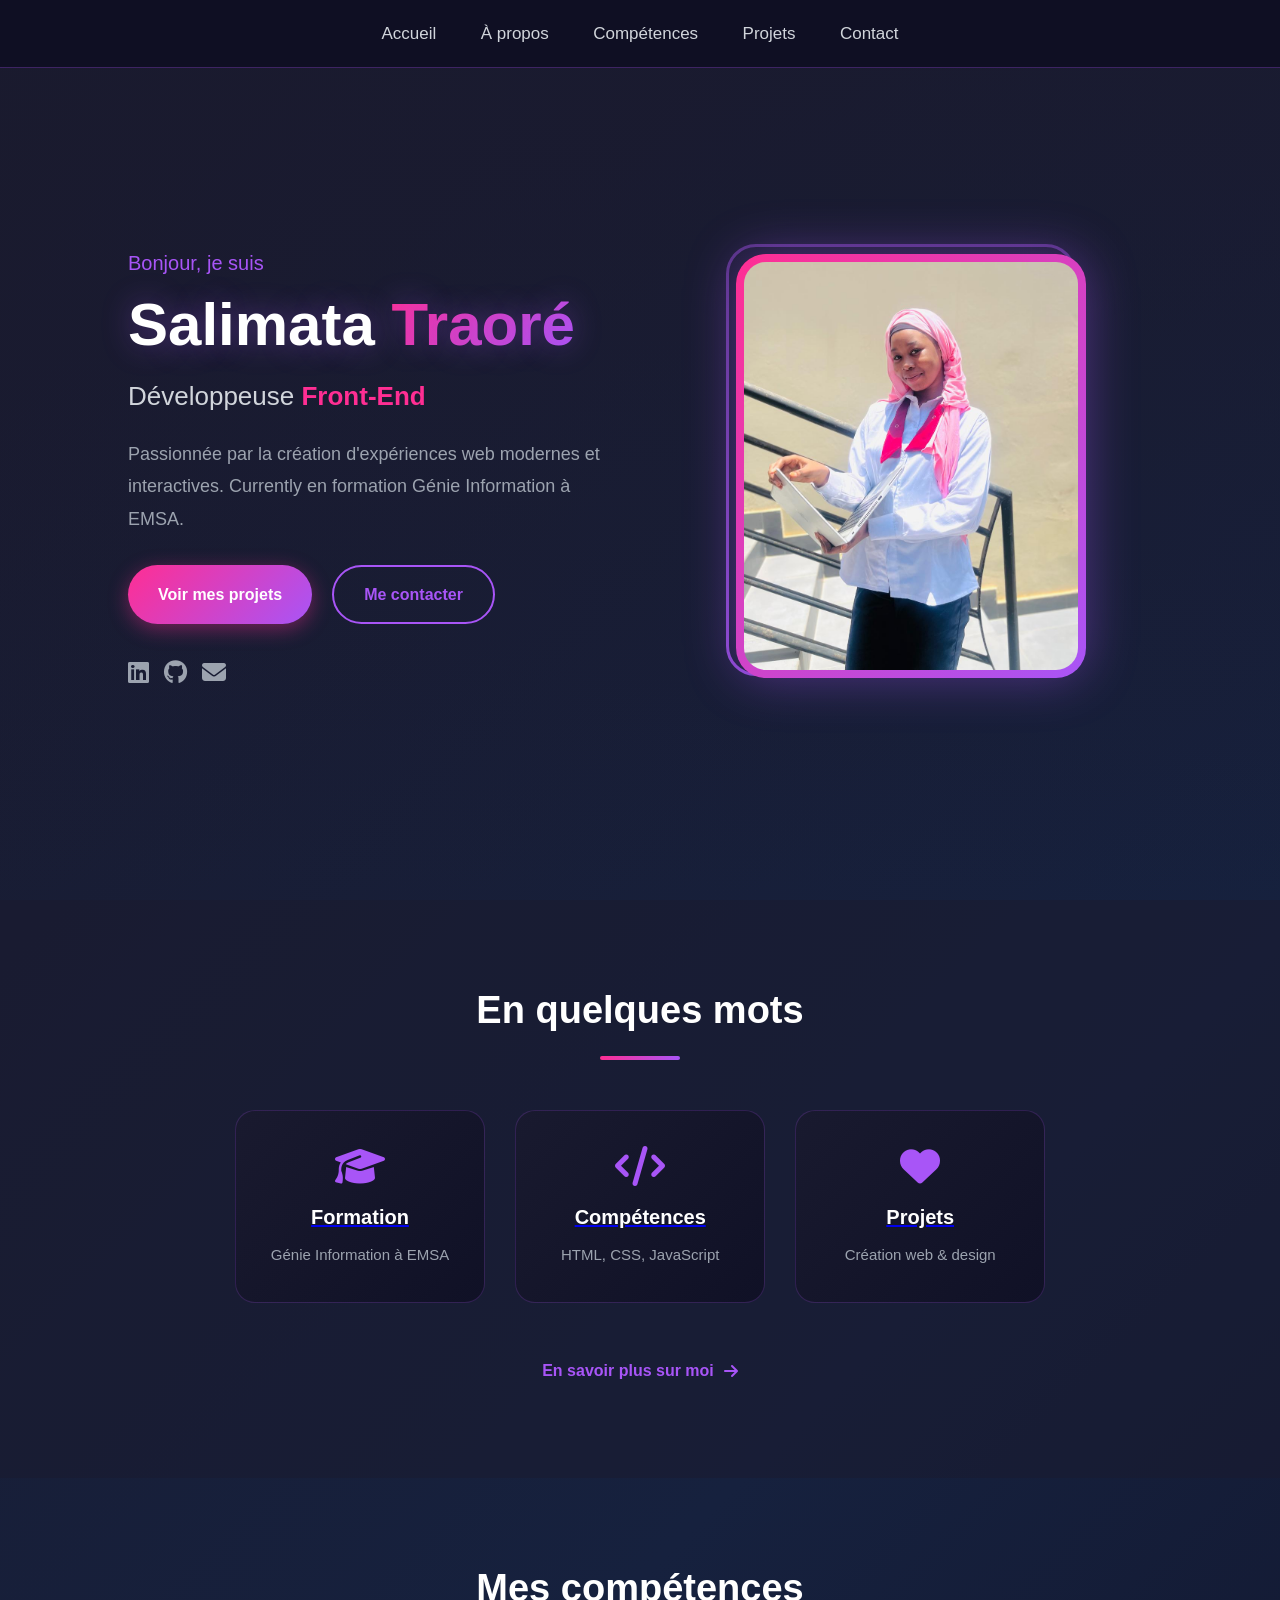
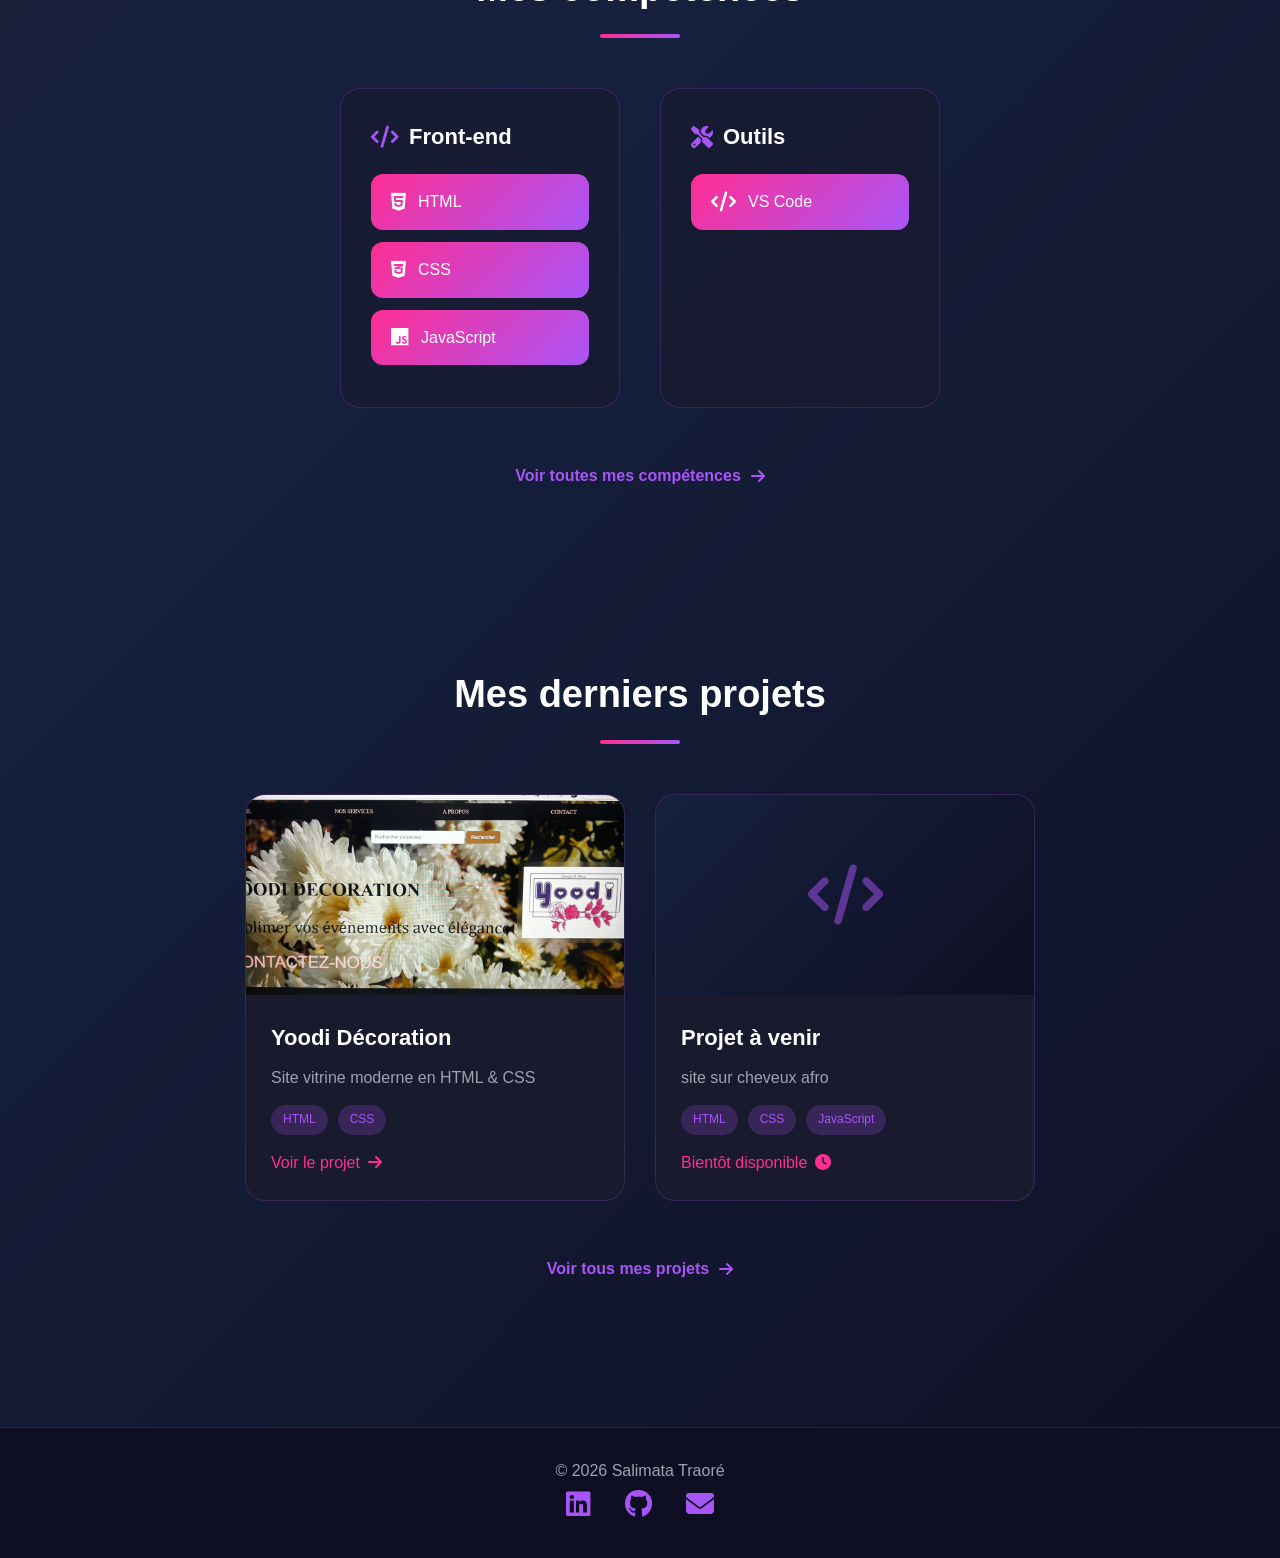
<file: index.html>
<!DOCTYPE html>
<html lang="fr">
<head>
    <meta charset="UTF-8">
    <meta name="viewport" content="width=device-width, initial-scale=1.0">
    <title>Accueil - Salimata</title>

    <!-- Icônes -->
    <link rel="stylesheet" href="https://cdnjs.cloudflare.com/ajax/libs/font-awesome/6.5.0/css/all.min.css">

    <!-- CSS -->
    <link rel="stylesheet" href="css/style.css">
</head>
<body>

<!-- ===== NAVBAR ===== -->
<nav>
    <a href="accuil.html">Accueil</a>
    <a href="a propos.html">À propos</a>
    <a href="compétence.html">Compétences</a>
    <a href="projets.html">Projets</a>
    <a href="contact.html">Contact</a>
</nav>

<!-- ===== HERO SECTION ===== -->
<header class="accueil">
    <div class="contenu-accueil">
        <div class="texte-accueil">
            <p class="salutation">Bonjour, je suis</p>
            <h1 class="nom">Salimata <span>Traoré</span></h1>
            <p class="role">Développeuse <span class="highlight">Front-End</span></p>
            <p class="description">
                Passionnée par la création d'expériences web modernes et interactives. 
                Currently en formation Génie Information à EMSA.
            </p>
            <div class="boutons">
                <a href="projets.html" class="bouton primaire">Voir mes projets</a>
                <a href="contact.html" class="bouton secondaire">Me contacter</a>
            </div>
            <div class="reseaux-hero">
                <a href="https://www.linkedin.com/in/salimata-traore-a081a13a5?utm_source=share_via&utm_content=profile&utm_medium=member_ios"><i class="fa-brands fa-linkedin"></i></a>
                <a href="https://github.com/leilatra"><i class="fa-brands fa-github"></i></a>
                <a href="s.traore.dev@gmail.com"><i class="fa-solid fa-envelope"></i></a>
            </div>
        </div>

        <div class="photo-accueil">
            <div class="photo-wrapper">
<img src="IMAGE/WhatsApp Image 2026-04-25 at 21.22.44.jpeg" alt="Photo de Salimata">
            </div>
        </div>
    </div>
</header>

<!-- ===== À PROPOS RAPIDE ===== -->
<section class="a-propos-rapide">
    <h2 class="titre">En quelques mots</h2>
    <div class="conteneur-a-propos">
        <div class="carte-apropos">
            <i class="fa-solid fa-graduation-cap"></i>
            <a href="formation.html"><h3>Formation</h3></a>
            <p>Génie Information à EMSA</p>
        </div>
        <div class="carte-apropos">
            <i class="fa-solid fa-code"></i>
            <a href="compétence.html"><h3>Compétences</h3></a>
            <p>HTML, CSS, JavaScript</p>
        </div>
        <div class="carte-apropos">
            <i class="fa-solid fa-heart"></i>
            <a href="projets.html"> <h3>Projets</h3></a>
            <p>Création web & design</p>
        </div>
    </div>
    <div class="lien-apropos">
        <a href="a propos.html" class="bouton texte">En savoir plus sur moi <i class="fa-solid fa-arrow-right"></i></a>
    </div>
</section>

<!-- ===== COMPÉTENCES ===== -->
<section id="competences">
    <h2 class="titre">Mes compétences</h2>

    <div class="conteneur-competences">

        <div class="bloc">
            <h3><i class="fa-solid fa-code"></i> Front-end</h3>
            <div class="carte"><i class="fa-brands fa-html5"></i> HTML</div>
            <div class="carte"><i class="fa-brands fa-css3-alt"></i> CSS</div>
            <div class="carte"><i class="fa-brands fa-js"></i> JavaScript</div>
        </div>


        <div class="bloc">
            <h3><i class="fa-solid fa-tools"></i> Outils</h3>
            <div class="carte"><i class="fa-solid fa-code"></i> VS Code</div>
            
        </div>

    </div>
    <div class="lien-apropos">
        <a href="cometences.html" class="bouton texte">Voir toutes mes compétences <i class="fa-solid fa-arrow-right"></i></a>
    </div>
</section>


<!-- ===== DERNIERS PROJETS ===== -->
<section id="projets">
    <h2 class="titre">Mes derniers projets</h2>

    <div class="conteneur-projets">

        <div class="carte-projet">
            <div class="image-projet">
                <img src="IMAGE/WhatsApp Image 2026-03-04 at 23.47.04.jpeg" alt="Projet Yoodi">
            </div>
            <div class="contenu-projet">
                <h3>Yoodi Décoration</h3>
                <p>Site vitrine moderne en HTML & CSS</p>
                <div class="tags">
                    <span>HTML</span>
                    <span>CSS</span>
                </div>
                <a href="projets.html" class="lien-projet">Voir le projet <i class="fa-solid fa-arrow-right"></i></a>
            </div>
        </div>

        <div class="carte-projet">
            <div class="image-projet">
                <div class="placeholder-projet">
                    <i class="fa-solid fa-code"></i>
                </div>
            </div>
            <div class="contenu-projet">
                <h3>Projet à venir</h3>
                <p>site sur cheveux afro</p>
                <div class="tags">
                    <span>HTML</span>
                    <span>CSS</span>
                    <span>JavaScript</span>
                </div>
                <a href="#" class="lien-projet">Bientôt disponible <i class="fa-solid fa-clock"></i></a>
            </div>
        </div>

    </div>
    <div class="lien-apropos">
        <a href="projets.html" class="bouton texte">Voir tous mes projets <i class="fa-solid fa-arrow-right"></i></a>
    </div>
</section>


<!-- ===== FOOTER ===== -->
<footer>
    <p>© 2026 Salimata Traoré</p>
    <div class="reseaux">
        <a href="https://www.linkedin.com/in/salimata-traore-a081a13a5?utm_source=share_via&utm_content=profile&utm_medium=member_ios"><i class="fa-brands fa-linkedin"></i></a>
        <a href="https://github.com/leilatra"><i class="fa-brands fa-github"></i></a>
        <a href="s.traore.dev@gmail.com"><i class="fa-solid fa-envelope"></i></a>
    </div>
</footer>

</body>
</html>
</file>
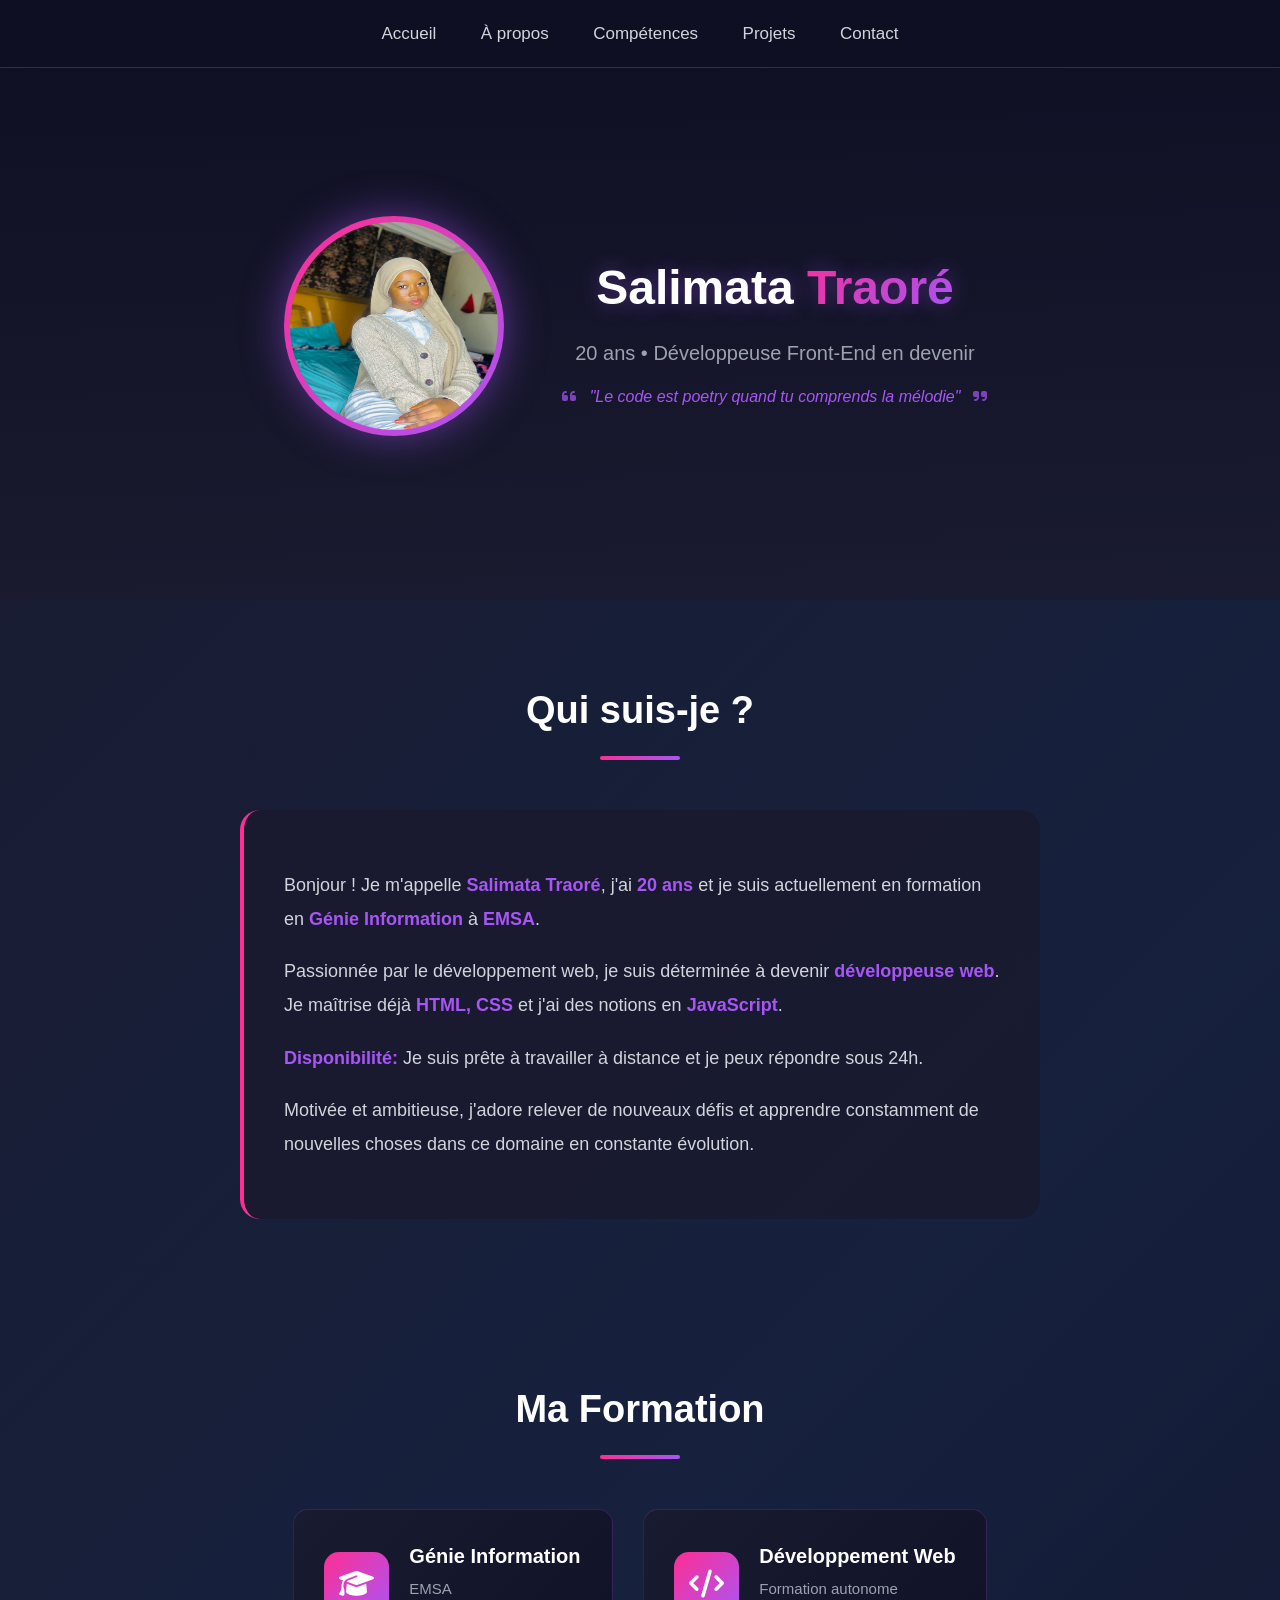
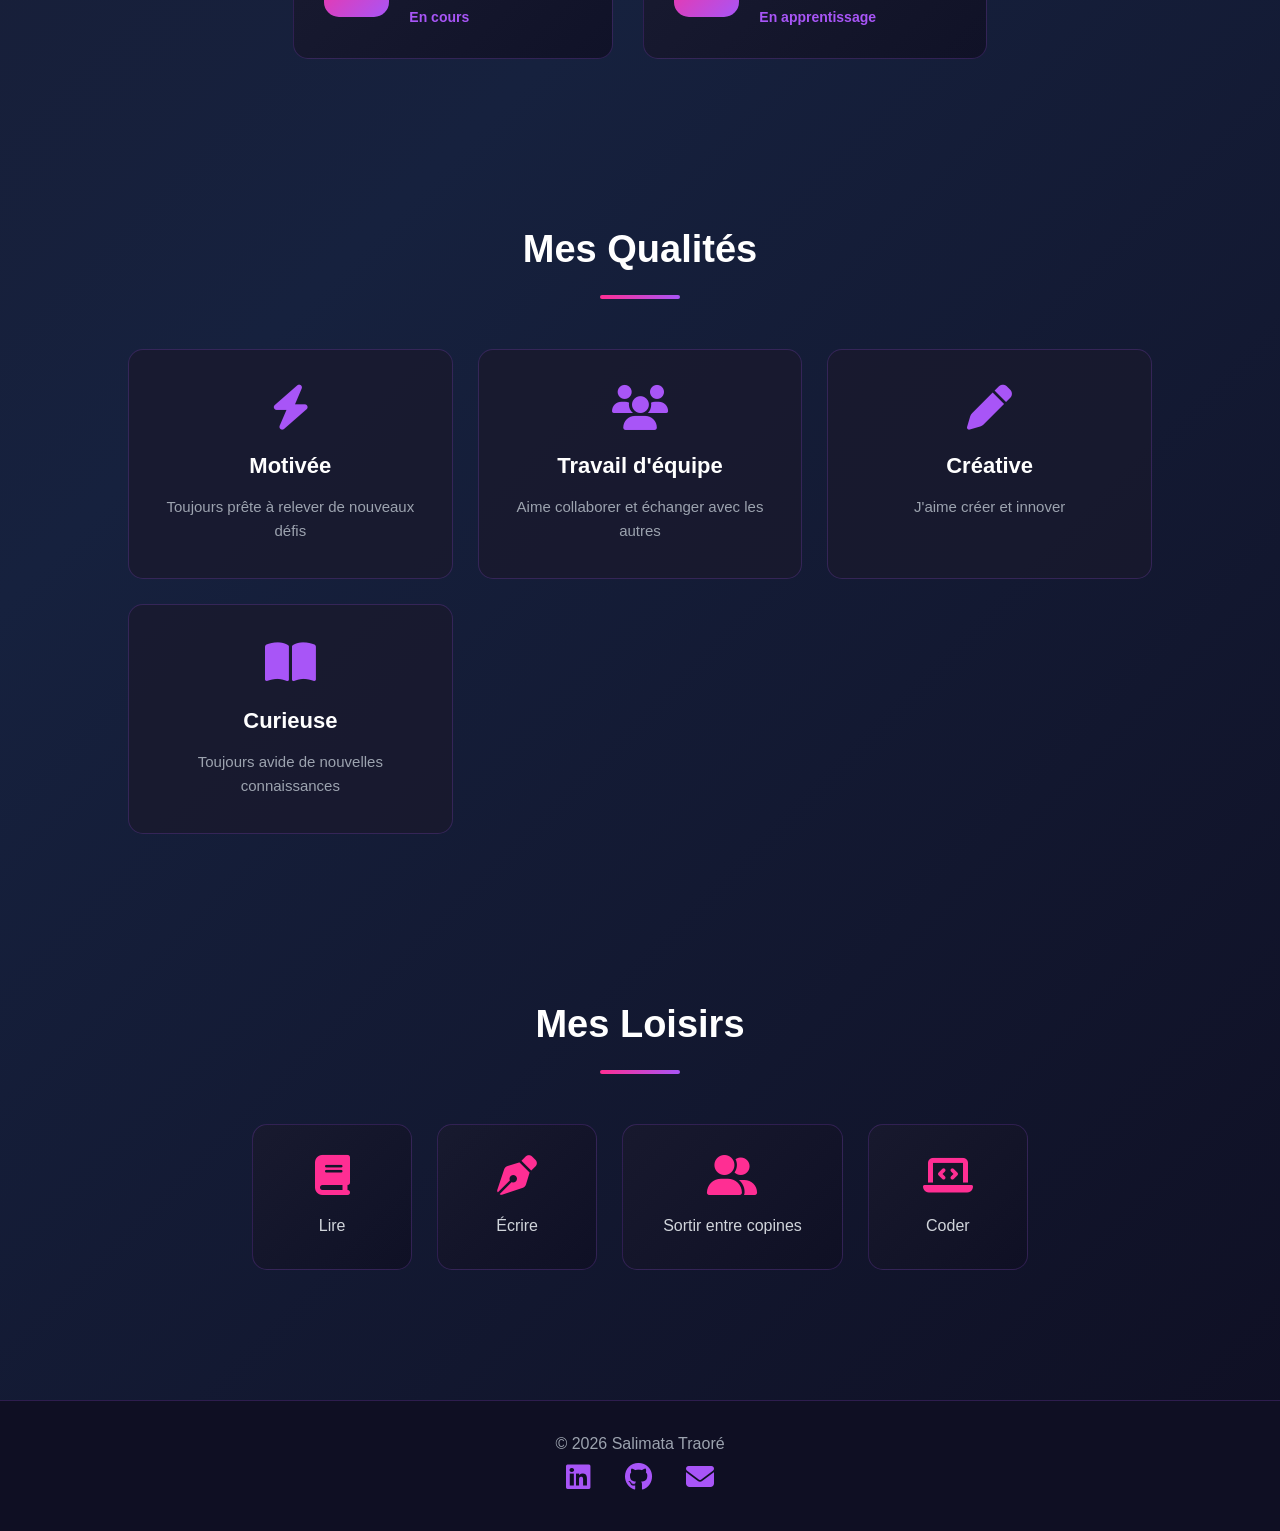
<file: a propos.html>
<!DOCTYPE html>
<html lang="fr">
<head>
    <meta charset="UTF-8">
    <meta name="viewport" content="width=device-width, initial-scale=1.0">
    <title>À propos - Salimata</title>

    <!-- Icônes -->
    <link rel="stylesheet" href="https://cdnjs.cloudflare.com/ajax/libs/font-awesome/6.5.0/css/all.min.css">

    <!-- CSS -->
    <link rel="stylesheet" href="css/style1.css">
</head>
<body>

<!-- ===== NAVBAR ===== -->
<nav>
    <a href="accuil.html">Accueil</a>
    <a href="a propos.html">À propos</a>
    <a href="compétence.html">Compétences</a>
    <a href="projets.html">Projets</a>
    <a href="contact.html">Contact</a>
</nav>

<!-- ===== HERO SECTION ===== -->
<header class="a-propos-hero">
    <div class="contenu-hero">
        <div class="photo-profil">
            <img src="IMAGE/WhatsApp Image 2026-04-25 at 21.25.39.jpeg" alt="Photo de Salimata">
        </div>
        <div class="texte-hero">
            <h1>Salimata <span>Traoré</span></h1>
            <p class="sous-titre">20 ans • Développeuse Front-End en devenir</p>
            <p class="citation">
                <i class="fa-solid fa-quote-left"></i>
                "Le code est poetry quand tu comprends la mélodie"
                <i class="fa-solid fa-quote-right"></i>
            </p>
        </div>
    </div>
</header>

<!-- ===== MA PRESENTATION ===== -->
<section class="presentation">
    <h2 class="titre">Qui suis-je ?</h2>
    <div class="conteneur-presentation">
        <div class="carte-presentation">
            <p>
                Bonjour ! Je m'appelle <strong>Salimata Traoré</strong>, j'ai <strong>20 ans</strong> et je suis actuellement en formation en <strong>Génie Information</strong> à <strong>EMSA</strong>.
            </p>
            <p>
                Passionnée par le développement web, je suis déterminée à devenir <strong>développeuse web</strong>. Je maîtrise déjà <strong>HTML, CSS</strong> et j'ai des notions en <strong>JavaScript</strong>.
            </p>
            <p>
                <strong>Disponibilité:</strong> Je suis prête à travailler à distance et je peux répondre sous 24h.
            </p>
            <p>
                Motivée et ambitieuse, j'adore relever de nouveaux défis et apprendre constamment de nouvelles choses dans ce domaine en constante évolution.
            </p>
        </div>
    </div>
</section>

<!-- ===== FORMATION ===== -->
<section class="formation">
    <h2 class="titre">Ma Formation</h2>
    <div class="conteneur-formations">
        <div class="carte-formation">
            <div class="icon-formation">
                <i class="fa-solid fa-graduation-cap"></i>
            </div>
            <div class="info-formation">
                <h3>Génie Information</h3>
                <p class="lieu">EMSA</p>
                <p class="statut">En cours</p>
            </div>
        </div>
        <div class="carte-formation">
            <div class="icon-formation">
                <i class="fa-solid fa-code"></i>
            </div>
            <div class="info-formation">
                <h3>Développement Web</h3>
                <p class="lieu">Formation autonome</p>
                <p class="statut">En apprentissage</p>
            </div>
        </div>
    </div>
</section>

<!-- ===== QUALITES ===== -->
<section class="qualites">
    <h2 class="titre">Mes Qualités</h2>
    <div class="conteneur-qualites">
        <div class="carte-qualite">
            <i class="fa-solid fa-bolt"></i>
            <h3>Motivée</h3>
            <p>Toujours prête à relever de nouveaux défis</p>
        </div>
        <div class="carte-qualite">
            <i class="fa-solid fa-users"></i>
            <h3>Travail d'équipe</h3>
            <p>Aime collaborer et échanger avec les autres</p>
        </div>
        <div class="carte-qualite">
            <i class="fa-solid fa-pen"></i>
            <h3>Créative</h3>
            <p>J'aime créer et innover</p>
        </div>
        <div class="carte-qualite">
            <i class="fa-solid fa-book-open"></i>
            <h3>Curieuse</h3>
            <p>Toujours avide de nouvelles connaissances</p>
        </div>
    </div>
</section>

<!-- ===== LOISIRS ===== -->
<section class="loisirs">
    <h2 class="titre">Mes Loisirs</h2>
    <div class="conteneur-loisirs">
        <div class="carte-loisir">
            <i class="fa-solid fa-book"></i>
            <span>Lire</span>
        </div>
        <div class="carte-loisir">
            <i class="fa-solid fa-pen-nib"></i>
            <span>Écrire</span>
        </div>
        <div class="carte-loisir">
            <i class="fa-solid fa-user-group"></i>
            <span>Sortir entre copines</span>
        </div>
        <div class="carte-loisir">
            <i class="fa-solid fa-laptop-code"></i>
            <span>Coder</span>
        </div>
    </div>
</section>

<!-- ===== FOOTER ===== -->
<footer>
    <p>© 2026 Salimata Traoré</p>
    <div class="reseaux">
        <a href="https://www.linkedin.com/in/salimata-traore-a081a13a5?utm_source=share_via&utm_content=profile&utm_medium=member_ios"><i class="fa-brands fa-linkedin"></i></a>
        <a href="https://github.com/leilatra"><i class="fa-brands fa-github"></i></a>
        <a href="S.traore.dev@gmail.com"><i class="fa-solid fa-envelope"></i></a>
    </div>
</footer>

</body>
</html>
</file>
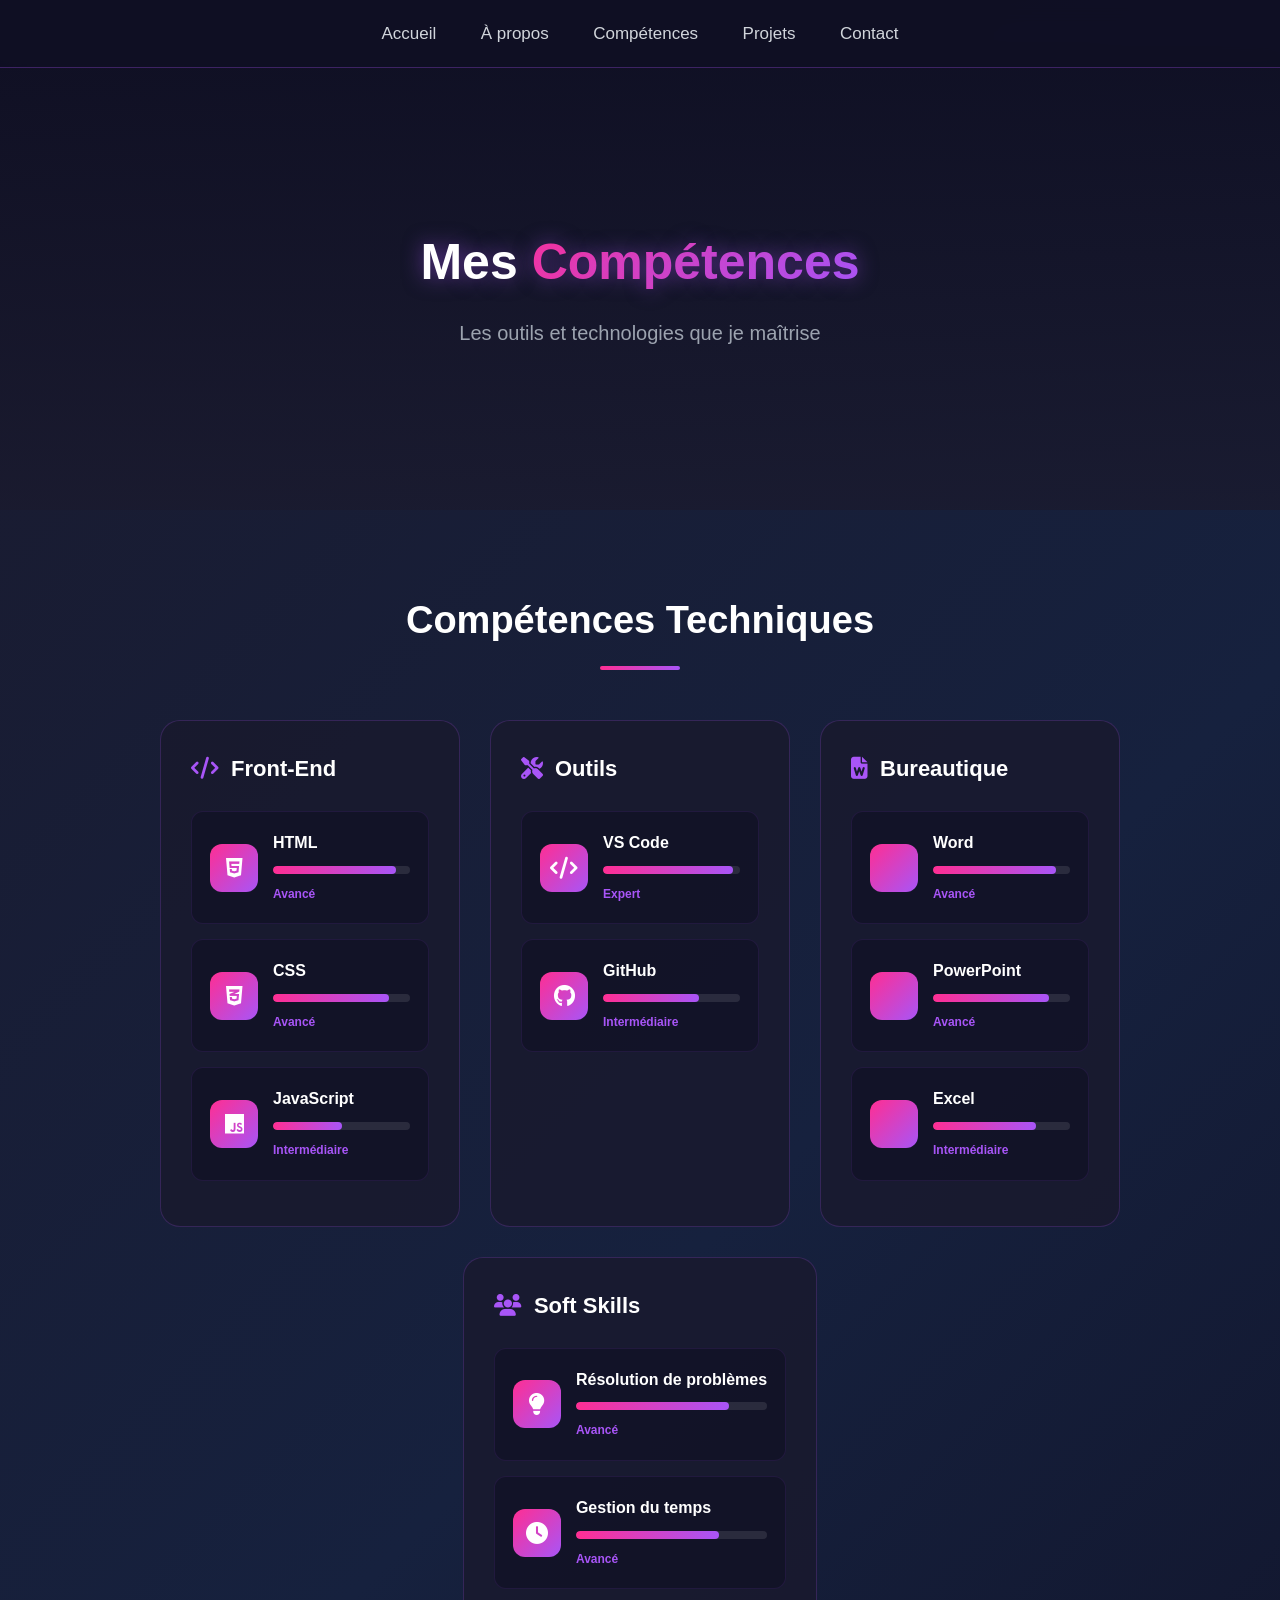
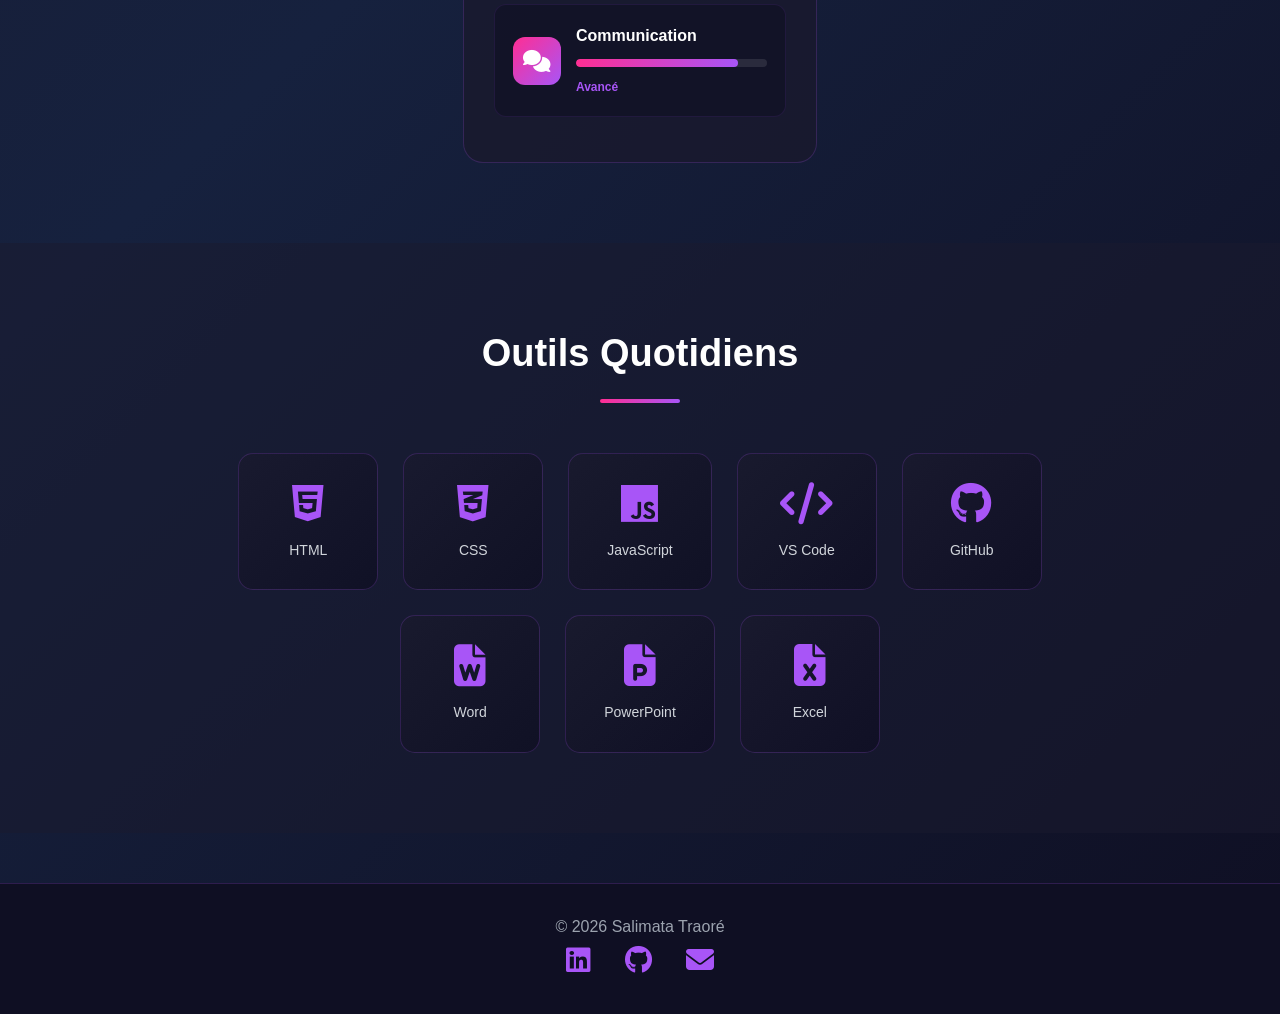
<file: compétence.html>
<!DOCTYPE html>
<html lang="fr">
<head>
    <meta charset="UTF-8">
    <meta name="viewport" content="width=device-width, initial-scale=1.0">
    <title>Compétences - Salimata</title>

    <!-- Icônes -->
    <link rel="stylesheet" href="https://cdnjs.cloudflare.com/ajax/libs/font-awesome/6.5.0/css/all.min.css">

    <!-- CSS -->
    <link rel="stylesheet" href="css/style2.css">
</head>
<body>

<!-- ===== NAVBAR ===== -->
<nav>
    <a href="accuil.html">Accueil</a>
    <a href="a propos.html">À propos</a>
    <a href="compétence.html">Compétences</a>
    <a href="projets.html">Projets</a>
    <a href="contact.html">Contact</a>
</nav>

<!-- ===== HERO SECTION ===== -->
<header class="competences-hero">
<div class="contenu-hero">
        <h1>Mes <span>Compétences</span></h1>
        <p class="sous-titre">Les outils et technologies que je maîtrise</p>
    </div>
</header>

<!-- ===== COMPÉTENCES TECHNIQUES ===== -->
<section class="competences-techniques">
    <h2 class="titre">Compétences Techniques</h2>
    <div class="conteneur-techniques">
        
        <!-- Front-end -->
        <div class="bloc-competences">
            <h3 class="titre-bloc"><i class="fa-solid fa-code"></i> Front-End</h3>
            <div class="carte competence">
                <div class="icon-comp">
                    <i class="fa-brands fa-html5"></i>
                </div>
                <div class="info-comp">
                    <h4>HTML</h4>
                    <div class="barre-progression">
                        <div class="progress" style="width: 90%;"></div>
                    </div>
                    <span class="niveau">Avancé</span>
                </div>
            </div>
            <div class="carte competence">
                <div class="icon-comp">
                    <i class="fa-brands fa-css3-alt"></i>
                </div>
                <div class="info-comp">
                    <h4>CSS</h4>
                    <div class="barre-progression">
                        <div class="progress" style="width: 85%;"></div>
                    </div>
                    <span class="niveau">Avancé</span>
                </div>
            </div>
            <div class="carte competence">
                <div class="icon-comp">
                    <i class="fa-brands fa-js"></i>
                </div>
                <div class="info-comp">
                    <h4>JavaScript</h4>
                    <div class="barre-progression">
                        <div class="progress" style="width: 50%;"></div>
                    </div>
                    <span class="niveau">Intermédiaire</span>
                </div>
            </div>
        </div>

        <!-- Outils -->
        <div class="bloc-competences">
            <h3 class="titre-bloc"><i class="fa-solid fa-tools"></i> Outils</h3>
            <div class="carte competence">
                <div class="icon-comp">
                    <i class="fa-solid fa-code"></i>
                </div>
                <div class="info-comp">
                    <h4>VS Code</h4>
                    <div class="barre-progression">
                        <div class="progress" style="width: 95%;"></div>
                    </div>
                    <span class="niveau">Expert</span>
                </div>
            </div>
            <div class="carte competence">
                <div class="icon-comp">
                    <i class="fa-brands fa-github"></i>
                </div>
                <div class="info-comp">
                    <h4>GitHub</h4>
                    <div class="barre-progression">
                        <div class="progress" style="width: 70%;"></div>
                    </div>
                    <span class="niveau">Intermédiaire</span>
                </div>
            </div>
        </div>

        <!-- Bureautique -->
        <div class="bloc-competences">
            <h3 class="titre-bloc"><i class="fa-solid fa-file-word"></i> Bureautique</h3>
            <div class="carte competence">
                <div class="icon-comp">
                    <i class="fa-brands fa-microsoft-word"></i>
                </div>
                <div class="info-comp">
                    <h4>Word</h4>
                    <div class="barre-progression">
                        <div class="progress" style="width: 90%;"></div>
                    </div>
                    <span class="niveau">Avancé</span>
                </div>
            </div>
            <div class="carte competence">
                <div class="icon-comp">
                    <i class="fa-brands fa-microsoft-powerpoint"></i>
                </div>
                <div class="info-comp">
                    <h4>PowerPoint</h4>
                    <div class="barre-progression">
                        <div class="progress" style="width: 85%;"></div>
                    </div>
                    <span class="niveau">Avancé</span>
                </div>
            </div>
            <div class="carte competence">
                <div class="icon-comp">
                    <i class="fa-brands fa-microsoft-excel"></i>
                </div>
                <div class="info-comp">
                    <h4>Excel</h4>
                    <div class="barre-progression">
                        <div class="progress" style="width: 75%;"></div>
                    </div>
                    <span class="niveau">Intermédiaire</span>
                </div>
            </div>
        </div>

        <!-- Soft Skills -->
        <div class="bloc-competences">
            <h3 class="titre-bloc"><i class="fa-solid fa-users"></i> Soft Skills</h3>
            <div class="carte competence">
                <div class="icon-comp">
                    <i class="fa-solid fa-lightbulb"></i>
                </div>
                <div class="info-comp">
                    <h4>Résolution de problèmes</h4>
                    <div class="barre-progression">
                        <div class="progress" style="width: 80%;"></div>
                    </div>
                    <span class="niveau">Avancé</span>
                </div>
            </div>
            <div class="carte competence">
                <div class="icon-comp">
                    <i class="fa-solid fa-clock"></i>
                </div>
                <div class="info-comp">
                    <h4>Gestion du temps</h4>
                    <div class="barre-progression">
                        <div class="progress" style="width: 75%;"></div>
                    </div>
                    <span class="niveau">Avancé</span>
                </div>
            </div>
            <div class="carte competence">
                <div class="icon-comp">
                    <i class="fa-solid fa-comments"></i>
                </div>
                <div class="info-comp">
                    <h4>Communication</h4>
                    <div class="barre-progression">
                        <div class="progress" style="width: 85%;"></div>
                    </div>
                    <span class="niveau">Avancé</span>
                </div>
            </div>
        </div>

    </div>
</section>

<!-- ===== OUTILS QUOTIDIENS ===== -->
<section class="outils">
    <h2 class="titre">Outils Quotidiens</h2>
    <div class="conteneur-outils">
        <div class="carte-outil">
            <i class="fa-brands fa-html5"></i>
            <span>HTML</span>
        </div>
        <div class="carte-outil">
            <i class="fa-brands fa-css3-alt"></i>
            <span>CSS</span>
        </div>
        <div class="carte-outil">
            <i class="fa-brands fa-js"></i>
            <span>JavaScript</span>
        </div>
        <div class="carte-outil">
            <i class="fa-solid fa-code"></i>
            <span>VS Code</span>
        </div>
        <div class="carte-outil">
            <i class="fa-brands fa-github"></i>
            <span>GitHub</span>
        </div>
        <div class="carte-outil">
            <i class="fa-solid fa-file-word"></i>
            <span>Word</span>
        </div>
        <div class="carte-outil">
            <i class="fa-solid fa-file-powerpoint"></i>
            <span>PowerPoint</span>
        </div>
        <div class="carte-outil">
            <i class="fa-solid fa-file-excel"></i>
            <span>Excel</span>
        </div>
    </div>
</section>

<!-- ===== FOOTER ===== -->
<footer>
    <p>© 2026 Salimata Traoré</p>
    <div class="reseaux">
        <a href="https://www.linkedin.com/in/salimata-traore-a081a13a5?utm_source=share_via&utm_content=profile&utm_medium=member_ios"><i class="fa-brands fa-linkedin"></i></a>
        <a href="https://github.com/leilatra"><i class="fa-brands fa-github"></i></a>
        <a href="S.traore.dev@gmail.com"><i class="fa-solid fa-envelope"></i></a>
    </div>
</footer>

</body>
</html>
</file>
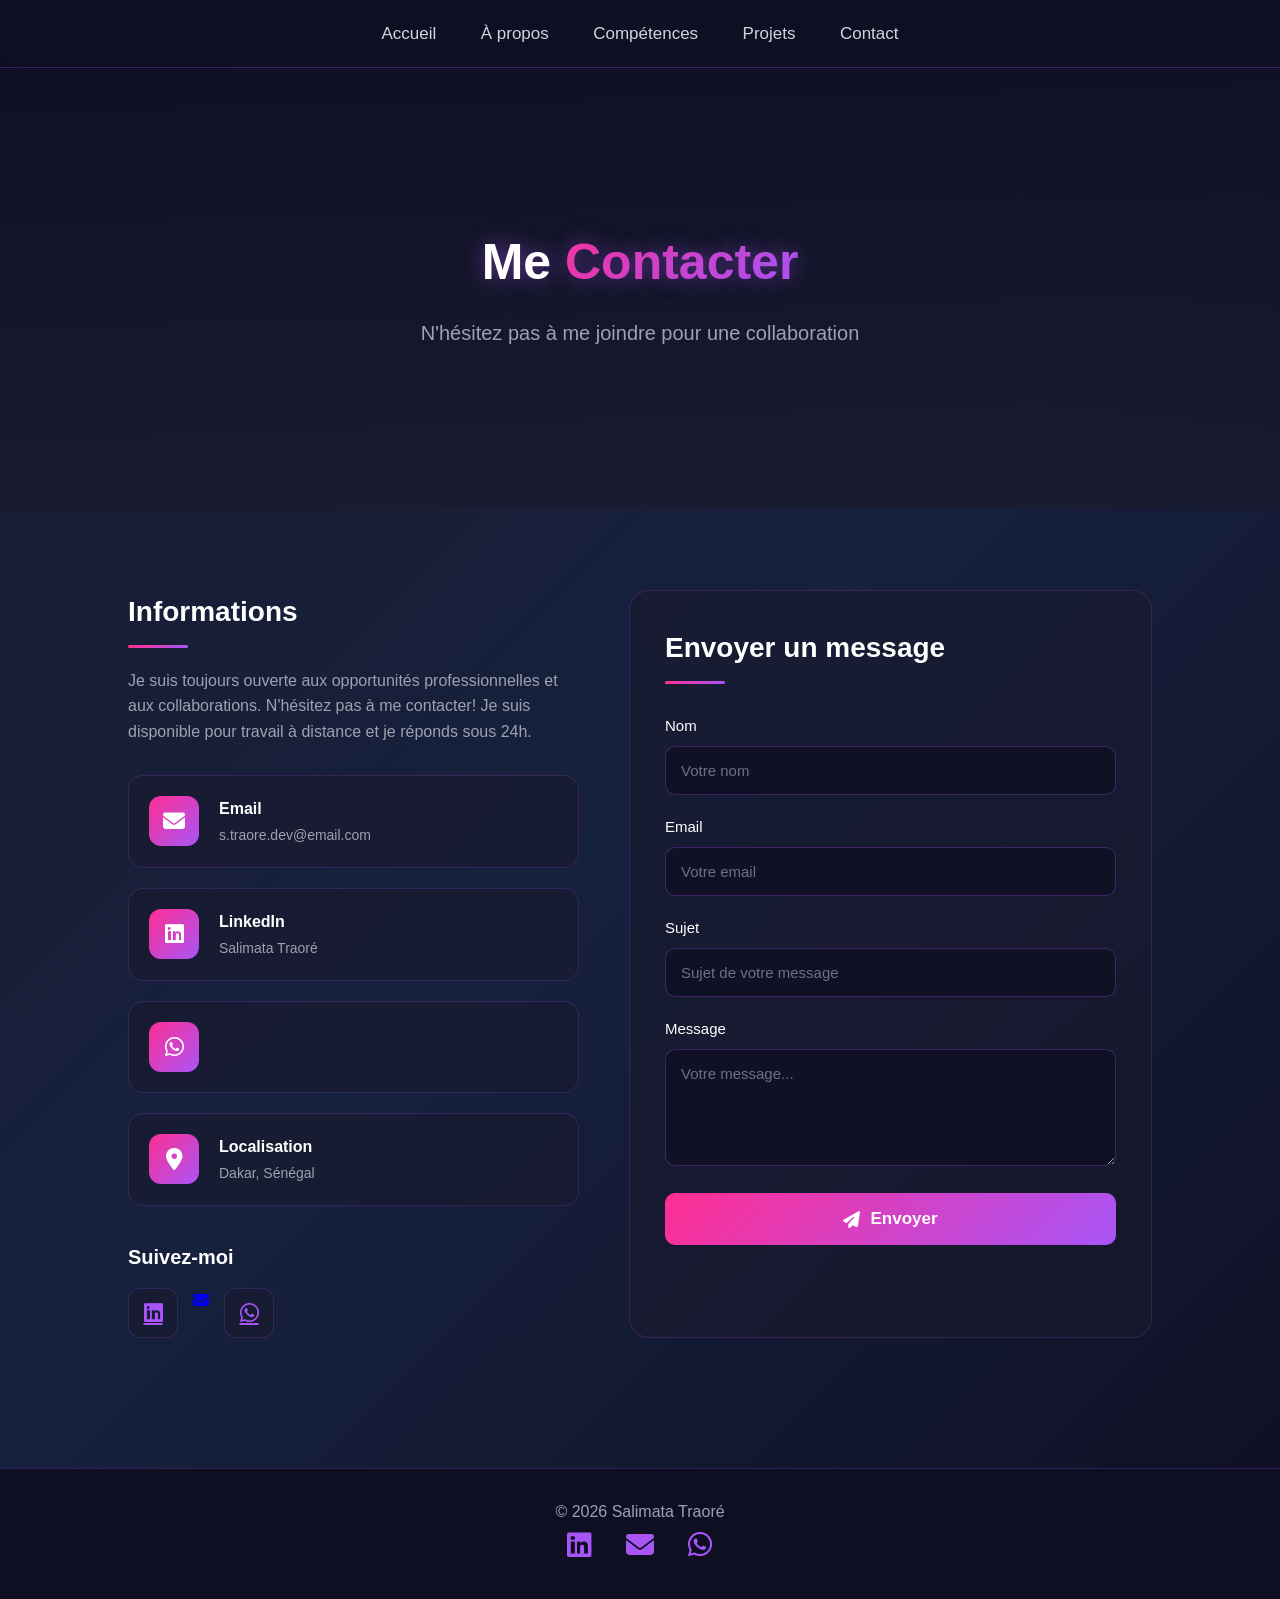
<file: contact.html>
<!DOCTYPE html>
<html lang="fr">
<head>
    <meta charset="UTF-8">
    <meta name="viewport" content="width=device-width, initial-scale=1.0">
    <title>Contact - Salimata</title>

    <!-- Icônes -->
    <link rel="stylesheet" href="https://cdnjs.cloudflare.com/ajax/libs/font-awesome/6.5.0/css/all.min.css">

    <!-- CSS -->
    <link rel="stylesheet" href="css/style4.css">
</head>
<body>

<!-- ===== NAVBAR ===== -->
<nav>
    <a href="accuil.html">Accueil</a>
    <a href="a propos.html">À propos</a>
    <a href="compétence.html">Compétences</a>
    <a href="projets.html">Projets</a>
    <a href="contact.html">Contact</a>
</nav>

<!-- ===== HERO SECTION ===== -->
<header class="contact-hero">
    <div class="contenu-hero">
        <h1>Me <span>Contacter</span></h1>
        <p class="sous-titre">N'hésitez pas à me joindre pour une collaboration</p>
    </div>
</header>

<!-- ===== CONTACT SECTION ===== -->
<section class="contact-section">
    <div class="conteneur-contact">
        
        <!-- Informations de contact -->
        <div class="informations">
            <h2 class="titre-section">Informations</h2>
            <p class="description">
                Je suis toujours ouverte aux opportunités professionnelles et aux collaborations. 
                N'hésitez pas à me contacter! Je suis disponible pour travail à distance et je réponds sous 24h.
            </p>
            
            <div class="liste-contact">
                <div class="item-contact">
                    <div class="icon">
                        <i class="fa-solid fa-envelope"></i>
                    </div>
                    <div class="details">
                        <h4>Email</h4>
                        <p>s.traore.dev@email.com</p>
                    </div>
                </div>
                
                <div class="item-contact">
                    <div class="icon">
                        <i class="fa-brands fa-linkedin"></i>
                    </div>
                    <div class="details">
                        <h4>LinkedIn</h4>
                        <p>Salimata Traoré</p>
                    </div>
                </div>
                
                <div class="item-contact">
                    <div class="icon">
                        <i class="fa-brands fa-whatsapp"></i>
                    </div>

                </div>
                
                <div class="item-contact">
                    <div class="icon">
                        <i class="fa-solid fa-location-dot"></i>
                    </div>
                    <div class="details">
                        <h4>Localisation</h4>
                        <p>Dakar, Sénégal</p>
                    </div>
                </div>
            </div>
            
            <!-- Réseaux sociaux -->
            <div class="reseaux-sociaux">
                <h3>Suivez-moi</h3>
                <div class="icons-reseaux">
                    <a href="https://www.linkedin.com/in/salimata-traore-a081a13a5?utm_source=share_via&utm_content=profile&utm_medium=member_ios" class="reseau"><i class="fa-brands fa-linkedin"></i></a>
                   <a href="S.traore.dev@gmail.com"><i class="fa-solid fa-envelope"></i></a> 
                  <a href="https://wa.me/221771026559" class="reseau"><i class="fa-brands fa-whatsapp"></i></a>
                </div>
            </div>
        </div>
        
        <!-- Formulaire de contact -->
        <div class="formulaire">
            <h2 class="titre-section">Envoyer un message</h2>
            <form>
                <div class="champ">
                    <label for="nom">Nom</label>
                    <input type="text" id="nom" name="nom" placeholder="Votre nom" required>
                </div>
                
                <div class="champ">
                    <label for="email">Email</label>
                    <input type="email" id="email" name="email" placeholder="Votre email" required>
                </div>
                
                <div class="champ">
                    <label for="sujet">Sujet</label>
                    <input type="text" id="sujet" name="sujet" placeholder="Sujet de votre message">
                </div>
                
                <div class="champ">
                    <label for="message">Message</label>
                    <textarea id="message" name="message" rows="5" placeholder="Votre message..." required></textarea>
                </div>
                
                <button type="submit" class="bouton-envoyer">
                    <i class="fa-solid fa-paper-plane"></i> Envoyer
                </button>
            </form>
        </div>
        
    </div>
</section>

<!-- ===== FOOTER ===== -->
<footer>
    <p>© 2026 Salimata Traoré</p>
    <div class="reseaux">
        <a href="https://www.linkedin.com/in/salimata-traore-a081a13a5?utm_source=share_via&utm_content=profile&utm_medium=member_ios"><i class="fa-brands fa-linkedin"></i></a>
        <a href="S.traore.dev@gmail.com"><i class="fa-solid fa-envelope"></i></a>
        <a href="https://wa.me/221771026559"><i class="fa-brands fa-whatsapp"></i></a>
    </div>
</footer>

</body>
</html>
</file>
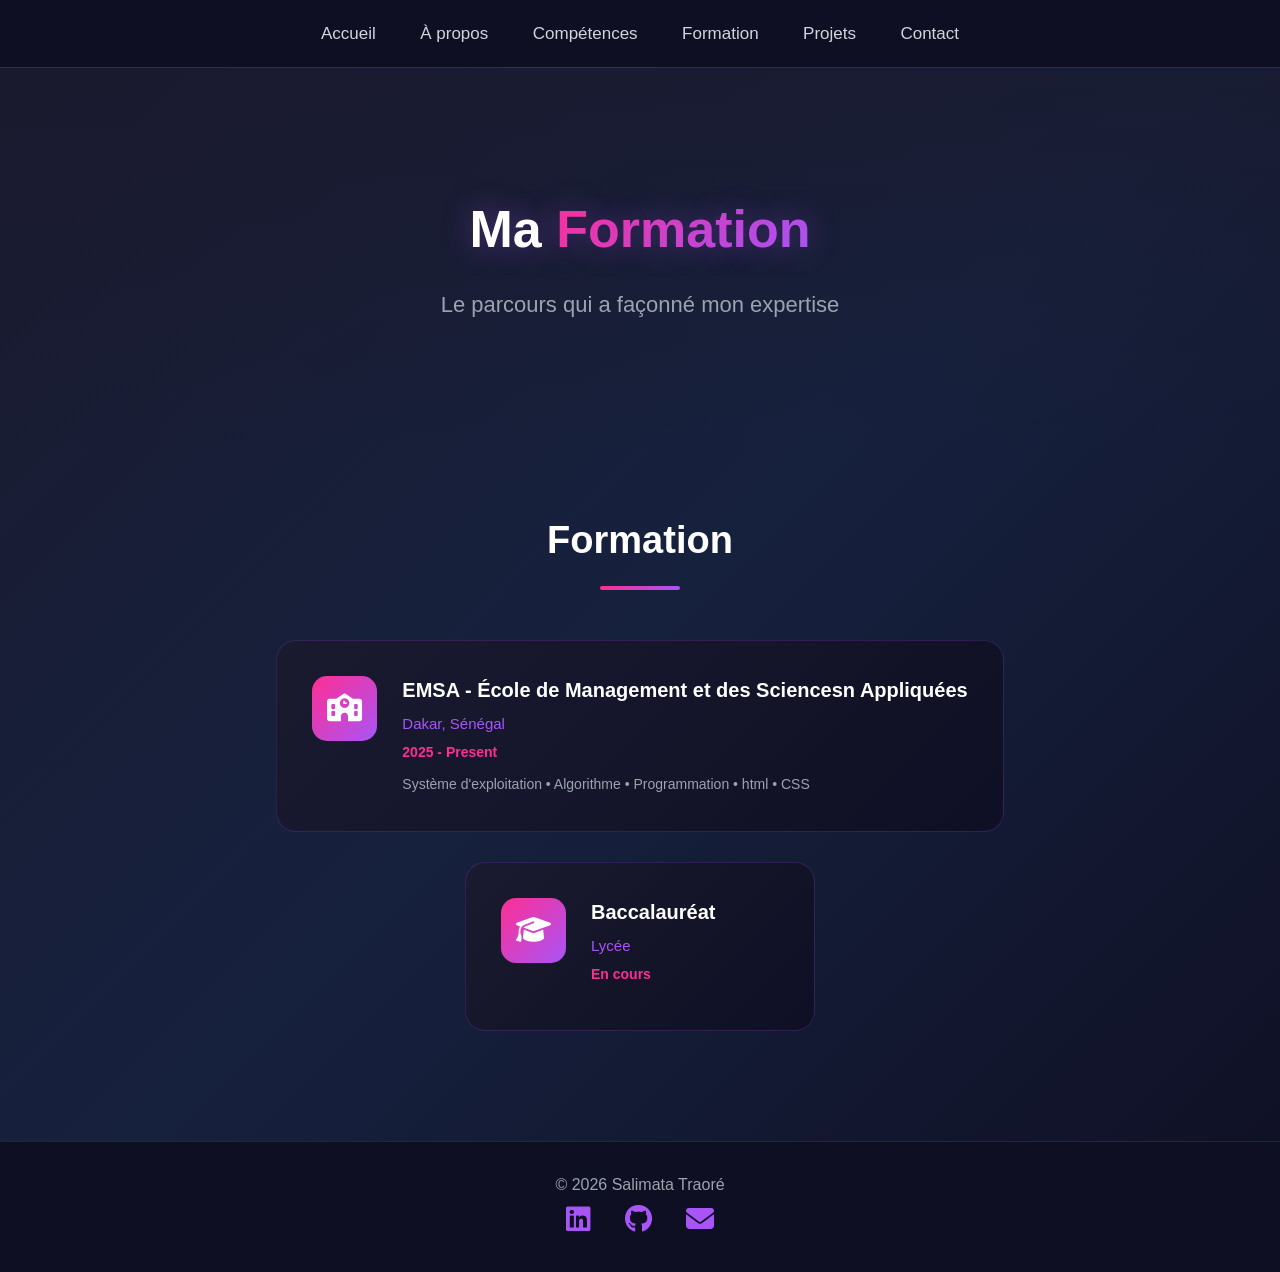
<file: formation.html>
<!DOCTYPE html>
<html lang="fr">
<head>
    <meta charset="UTF-8">
    <meta name="viewport" content="width=device-width, initial-scale=1.0">
    <title>Formation - Salimata</title>

    <!-- Icônes -->
    <link rel="stylesheet" href="https://cdnjs.cloudflare.com/ajax/libs/font-awesome/6.5.0/css/all.min.css">

    <!-- CSS -->
    <link rel="stylesheet" href="css/style5.css">
</head>
<body>

<!-- ===== NAVBAR ===== -->
<nav>
    <a href="accuil.html">Accueil</a>
    <a href="a propos.html">À propos</a>
    <a href="compétence.html">Compétences</a>
    <a href="formation.html">Formation</a>
    <a href="projets.html">Projets</a>
    <a href="contact.html">Contact</a>
</nav>

<!-- ===== HERO SECTION ===== -->
<header class="accueil">
    <div class="contenu-accueil">
        <div class="texte-accueil">
            <h1 class="nom">Ma <span>Formation</span></h1>
            <p class="role">Le parcours qui a façonné mon expertise</p>
        </div>
    </div>
</header>

<!-- ===== FORMATION SECTION ===== -->
<section>
    <h2 class="titre">Formation</h2>
    
    <div class="conteneur-formations">
        
        <!-- Formation EMSA -->
        <div class="carte-formation">
            <div class="icon-formation">
                <i class="fas fa-school"></i>
            </div>
            <div class="info-formation">
                <h3>EMSA - École de Management et des Sciencesn Appliquées</h3>
                <p class="lieu">Dakar, Sénégal</p>
                <p class="statut">2025 - Present</p>
                <p style="color:#9ca3af; font-size:14px; margin-top:10px;">
                    Système d'exploitation • Algorithme • Programmation • html • CSS 
                </p>
            </div>
        </div>

        <!-- Baccalauréat -->
        <div class="carte-formation">
            <div class="icon-formation">
                <i class="fas fa-graduation-cap"></i>
            </div>
            <div class="info-formation">
                <h3>Baccalauréat</h3>
                <p class="lieu">Lycée</p>
                <p class="statut">En cours</p>
            </div>
        </div>

    </div>
</section>

<!-- ===== FOOTER ===== -->
<footer>
    <p>© 2026 Salimata Traoré</p>
    <div class="reseaux">
        <a href="https://www.linkedin.com/in/salimata-traore-a081a13a5?utm_source=share_via&utm_content=profile&utm_medium=member_ios"><i class="fab fa-linkedin"></i></a>
        <a href="https://github.com/leilatra"><i class="fab fa-github"></i></a>
        <a href="S.traore.dev@gmail.com"><i class="fa-solid fa-envelope"></i></a>
    </div>
</footer>

</body>
</html>
</file>
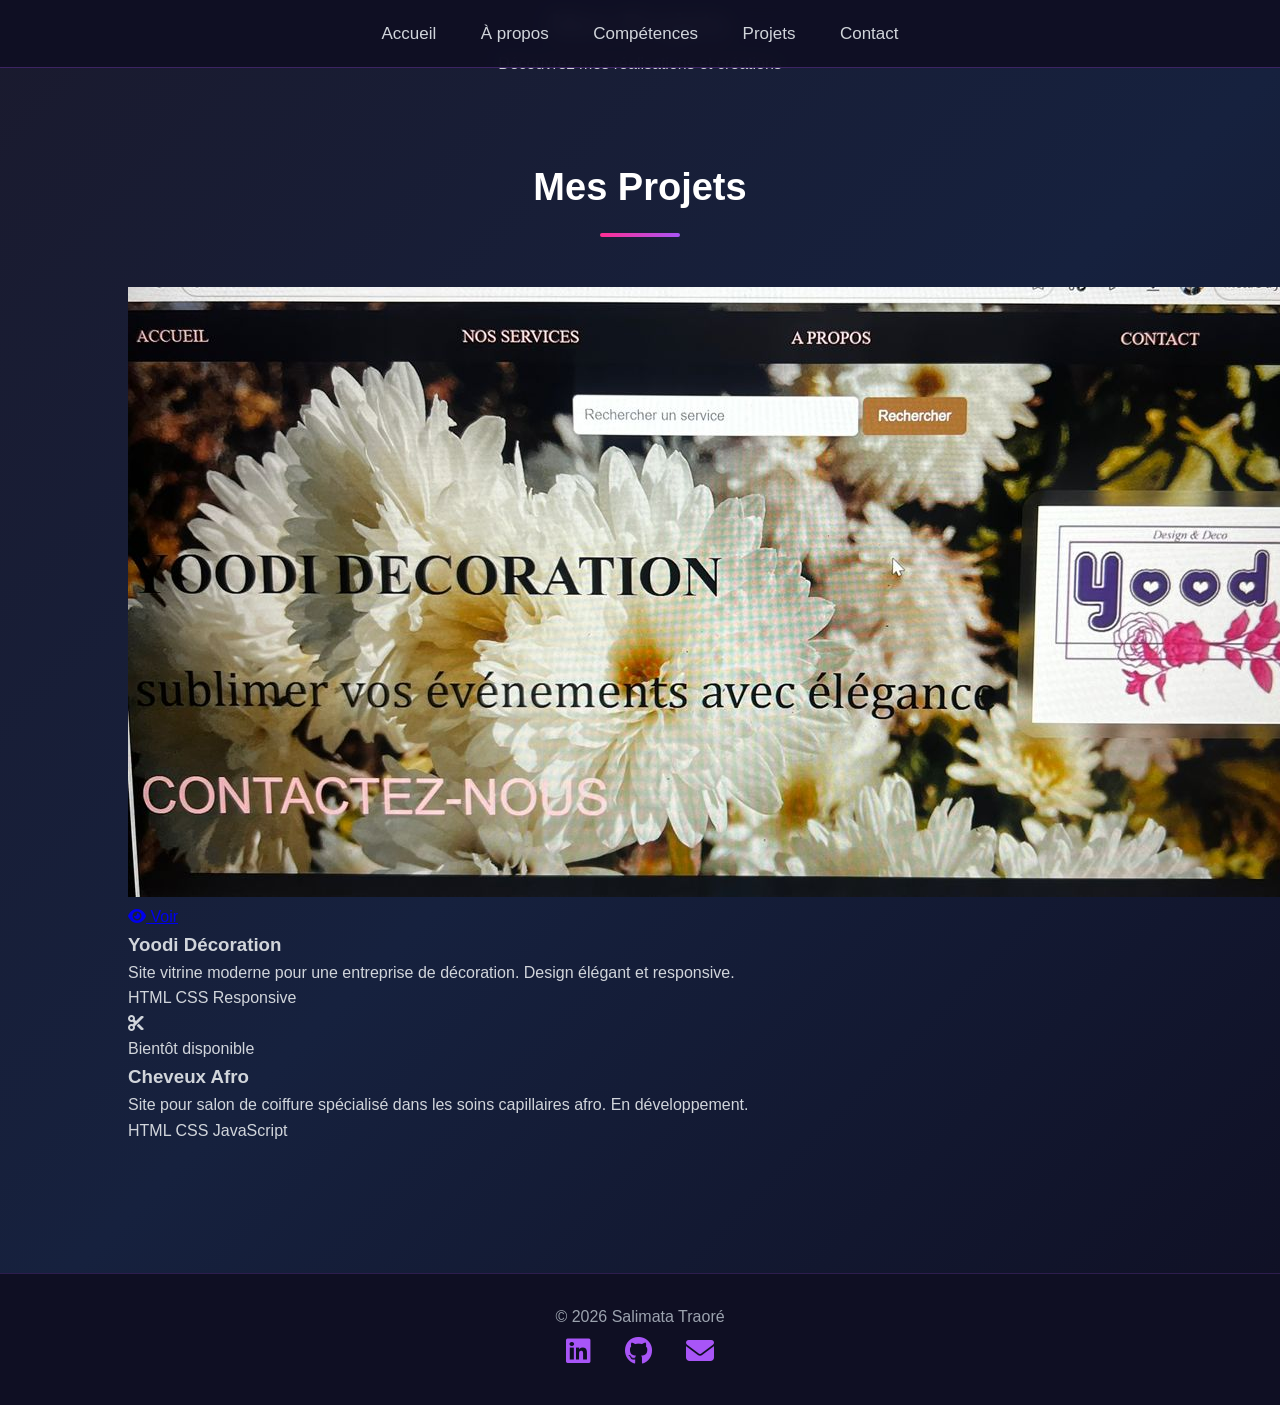
<file: projets.html>
<!DOCTYPE html>
<html lang="fr">
<head>
    <meta charset="UTF-8">
    <meta name="viewport" content="width=device-width, initial-scale=1.0">
    <title>Projets - Salimata</title>

    <!-- Icônes -->
    <link rel="stylesheet" href="https://cdnjs.cloudflare.com/ajax/libs/font-awesome/6.5.0/css/all.min.css">

    <!-- CSS -->
    <link rel="stylesheet" href="css/style3.css">
</head>
<body>

<!-- ===== NAVBAR ===== -->
<nav>
    <a href="accuil.html">Accueil</a>
    <a href="a propos.html">À propos</a>
    <a href="compétence.html">Compétences</a>
    <a href="projets.html">Projets</a>
    <a href="contact.html">Contact</a>
</nav>

<!-- ===== HERO SECTION ===== -->
<header class="projets-hero">
    <div class="contenu-hero">
        <h1>Mes <span>Projets</span></h1>
        <p class="sous-titre">Découvrez mes réalisations et créations</p>
    </div>
</header>

<!-- ===== PROJETS SECTION ===== -->
<section class="projets-section">
    <h2 class="titre">Mes Projets</h2>
    
    <div class="conteneur-projets">

        <!-- Projet 1: Yoodi -->
        <div class="carte-projet">
            <div class="image-projet">
                <img src="IMAGE/WhatsApp Image 2026-03-04 at 23.47.04.jpeg" alt="Yoodi Décoration">
                <div class="overlay">
                    <a href="#" class="bouton-projet"><i class="fa-solid fa-eye"></i> Voir</a>
                </div>
            </div>
            <div class="contenu-projet">
                <h3>Yoodi Décoration</h3>
                <p>Site vitrine moderne pour une entreprise de décoration. Design élégant et responsive.</p>
                <div class="tags">
                    <span>HTML</span>
                    <span>CSS</span>
                    <span>Responsive</span>
                </div>
            </div>
        </div>

        <!-- Projet 2: Cheveux Afro -->
        <div class="carte-projet">
            <div class="image-projet">
                <div class="placeholder-projet">
                    <i class="fa-solid fa-scissors"></i>
                </div>
                <div class="overlay">
                    <span class="bientot">Bientôt disponible</span>
                </div>
            </div>
            <div class="contenu-projet">
                <h3>Cheveux Afro</h3>
                <p>Site pour salon de coiffure spécialisé dans les soins capillaires afro. En développement.</p>
                <div class="tags">
                    <span>HTML</span>
                    <span>CSS</span>
                    <span>JavaScript</span>
                </div>
            </div>
        </div>

    </div>
</section>

<!-- ===== FOOTER ===== -->
<footer>
    <p>© 2026 Salimata Traoré</p>
    <div class="reseaux">
        <a href="https://www.linkedin.com/in/salimata-traore-a081a13a5?utm_source=share_via&utm_content=profile&utm_medium=member_ios"><i class="fa-brands fa-linkedin"></i></a>
        <a href="https://github.com/leilatra"><i class="fa-brands fa-github"></i></a>
        <a href="s.traore.dev@gmail.com"><i class="fa-solid fa-envelope"></i></a>
    </div>
</footer>

</body>
</html>
</file>
<file: css/style.css>
*{
    margin:0;
    padding:0;
    box-sizing:border-box;
}

body{
    font-family: 'Segoe UI', sans-serif;
    background:linear-gradient(135deg, #1a1a2e 0%, #16213e 50%, #0f0f23 100%);
    color:#d1d5db;
    line-height:1.6;
}

/* ===== NAVBAR ===== */
nav{
    position:fixed;
    width:100%;
    top:0;
    background:rgba(15, 15, 35, 0.95);
    padding:20px;
    text-align:center;
    z-index:1000;
    backdrop-filter:blur(10px);
    border-bottom:1px solid rgba(168, 85, 247, 0.3);
}

nav a{
    color:#d1d5db;
    margin:0 20px;
    text-decoration:none;
    transition:0.3s;
    font-size:17px;
    font-weight:500;
}

nav a:hover{
    color:#a855f7;
    text-shadow:0 0 10px rgba(168, 85, 247, 0.5);
}

/* ===== HERO SECTION ===== */
.accueil{
    min-height:100vh;
    display:flex;
    justify-content:center;
    align-items:center;
    padding:120px 10% 80px;
    background:linear-gradient(180deg, rgba(26,26,46,0.8) 0%, transparent 100%);
}

.contenu-accueil{
    display:flex;
    align-items:center;
    justify-content:space-between;
    width:100%;
    gap:60px;
    max-width:1200px;
}

/* Partie texte */
.texte-accueil{
    flex:1;
    max-width:600px;
}

.salutation{
    font-size:20px;
    color:#a855f7;
    margin-bottom:10px;
    font-weight:500;
}

.nom{
    font-size:60px;
    color:#fff;
    text-shadow:0 0 30px rgba(168, 85, 247, 0.4);
    margin-bottom:15px;
    line-height:1.2;
}

.nom span{
    background:linear-gradient(135deg, #ff2e93, #a855f7);
    -webkit-background-clip:text;
    -webkit-text-fill-color:transparent;
    background-clip:text;
}

.role{
    font-size:26px;
    color:#d1d5db;
    margin-bottom:20px;
}

.role .highlight{
    color:#ff2e93;
    font-weight:bold;
}

.description{
    font-size:18px;
    color:#9ca3af;
    margin-bottom:30px;
    line-height:1.8;
}

/* Boutons */
.boutons{
    display:flex;
    gap:20px;
    margin-bottom:30px;
}

.bouton{
    padding:15px 30px;
    border-radius:30px;
    text-decoration:none;
    font-weight:600;
    transition:0.3s;
    display:inline-flex;
    align-items:center;
    gap:10px;
}

.bouton.primaire{
    background:linear-gradient(135deg, #ff2e93, #a855f7);
    color:#fff;
    box-shadow:0 5px 20px rgba(255, 46, 147, 0.4);
}

.bouton.primaire:hover{
    transform:translateY(-3px);
    box-shadow:0 10px 30px rgba(255, 46, 147, 0.6);
}

.bouton.secondaire{
    background:transparent;
    color:#a855f7;
    border:2px solid #a855f7;
}

.bouton.secondaire:hover{
    background:#a855f7;
    color:#fff;
}

.bouton.texte{
    background:transparent;
    color:#a855f7;
    font-size:16px;
}

.bouton.texte:hover{
    color:#ff2e93;
    transform:translateX(5px);
}

/* Réseaux Hero */
.reseaux-hero{
    display:flex;
    gap:15px;
}

.reseaux-hero a{
    color:#9ca3af;
    font-size:24px;
    transition:0.3s;
}

.reseaux-hero a:hover{
    color:#a855f7;
    transform:translateY(-3px);
}

/* Photo stylée */
.photo-accueil{
    flex:1;
    display:flex;
    justify-content:center;
}

.photo-wrapper{
    position:relative;
}

.photo-wrapper::before{
    content:'';
    position:absolute;
    top:-10px;
    left:-10px;
    right:10px;
    bottom:10px;
    border:3px solid #a855f7;
    border-radius:30px;
    z-index:-1;
}

.photo-accueil img{
    width:350px;
    border-radius:30px;
    padding:8px;
    background:linear-gradient(135deg, #ff2e93, #a855f7);
    box-shadow:0 0 50px rgba(168, 85, 247, 0.4);
    transition:0.4s;
}

.photo-accueil img:hover{
    transform:scale(1.03);
    box-shadow:0 0 70px rgba(168, 85, 247, 0.6);
}

/* ===== SECTIONS COMMUNES ===== */
section{
    padding:80px 10%;
}

.titre{
    text-align:center;
    font-size:38px;
    margin-bottom:50px;
    color:#fff;
    position:relative;
}

.titre::after{
    content:'';
    display:block;
    width:80px;
    height:4px;
    background:linear-gradient(90deg, #ff2e93, #a855f7);
    margin:15px auto 0;
    border-radius:2px;
}

/* ===== À PROPOS RAPIDE ===== */
.a-propos-rapide{
    background:rgba(26, 26, 46, 0.5);
}

.conteneur-a-propos{
    display:flex;
    gap:30px;
    justify-content:center;
    flex-wrap:wrap;
    max-width:1000px;
    margin:0 auto;
}

.carte-apropos{
    background:linear-gradient(135deg, rgba(26, 26, 46, 0.8), rgba(15, 15, 35, 0.8));
    padding:35px;
    border-radius:20px;
    text-align:center;
    min-width:250px;
    border:1px solid rgba(168, 85, 247, 0.2);
    transition:0.3s;
}

.carte-apropos:hover{
    transform:translateY(-10px);
    border-color:#a855f7;
    box-shadow:0 15px 40px rgba(168, 85, 247, 0.3);
}

.carte-apropos i{
    font-size:40px;
    color:#a855f7;
    margin-bottom:15px;
}

.carte-apropos h3{
    color:#fff;
    font-size:20px;
    margin-bottom:10px;
}

.carte-apropos p{
    color:#9ca3af;
    font-size:15px;
}

.lien-apropos{
    text-align:center;
    margin-top:40px;
}

/* ===== COMPÉTENCES ===== */
.conteneur-competences{
    display:flex;
    gap:40px;
    flex-wrap:wrap;
    justify-content:center;
    max-width:900px;
    margin:0 auto;
}

.bloc{
    min-width:280px;
    background:rgba(26, 26, 46, 0.6);
    padding:30px;
    border-radius:20px;
    border:1px solid rgba(168, 85, 247, 0.2);
    transition:0.3s;
}

.bloc:hover{
    transform:translateY(-8px);
    border-color:#a855f7;
}

.bloc h3{
    color:#fff;
    font-size:22px;
    margin-bottom:20px;
    display:flex;
    align-items:center;
    gap:10px;
}

.bloc h3 i{
    color:#a855f7;
}

.carte{
    background:linear-gradient(135deg, #ff2e93, #a855f7);
    padding:15px 20px;
    border-radius:12px;
    margin:12px 0;
    display:flex;
    align-items:center;
    gap:12px;
    transition:0.3s;
    color:#fff;
    font-weight:500;
}

.carte:hover{
    transform:translateX(8px);
    box-shadow:0 8px 25px rgba(255, 46, 147, 0.4);
}

.carte i{
    font-size:20px;
}

/* ===== PROJETS ===== */
.conteneur-projets{
    display:flex;
    gap:30px;
    flex-wrap:wrap;
    justify-content:center;
    max-width:1000px;
    margin:0 auto;
}

.carte-projet{
    background:#1a1a2e;
    border-radius:20px;
    overflow:hidden;
    width:380px;
    transition:0.4s;
    border:1px solid rgba(168, 85, 247, 0.2);
}

.carte-projet:hover{
    transform:translateY(-12px);
    box-shadow:0 20px 50px rgba(168, 85, 247, 0.3);
    border-color:#a855f7;
}

.image-projet{
    height:200px;
    overflow:hidden;
    position:relative;
}

.image-projet img{
    width:100%;
    height:100%;
    object-fit:cover;
    transition:0.4s;
}

.carte-projet:hover .image-projet img{
    transform:scale(1.1);
}

.placeholder-projet{
    width:100%;
    height:100%;
    background:linear-gradient(135deg, #16213e, #0f0f23);
    display:flex;
    justify-content:center;
    align-items:center;
}

.placeholder-projet i{
    font-size:60px;
    color:#a855f7;
    opacity:0.5;
}

.contenu-projet{
    padding:25px;
}

.contenu-projet h3{
    color:#fff;
    font-size:22px;
    margin-bottom:10px;
}

.contenu-projet p{
    color:#9ca3af;
    margin-bottom:15px;
}

.tags{
    display:flex;
    gap:10px;
    margin-bottom:15px;
}

.tags span{
    background:rgba(168, 85, 247, 0.2);
    color:#a855f7;
    padding:5px 12px;
    border-radius:20px;
    font-size:12px;
    font-weight:500;
}

.lien-projet{
    color:#ff2e93;
    text-decoration:none;
    font-weight:500;
    display:inline-flex;
    align-items:center;
    gap:8px;
    transition:0.3s;
}

.lien-projet:hover{
    color:#a855f7;
    transform:translateX(5px);
}

/* ===== FOOTER ===== */
footer{
    background:#0f0f23;
    color:#9ca3af;
    text-align:center;
    padding:30px;
    margin-top:50px;
    border-top:1px solid rgba(168, 85, 247, 0.2);
}

.reseaux a{
    color:#a855f7;
    margin:0 15px;
    font-size:28px;
    transition:0.3s;
    display:inline-block;
}

.reseaux a:hover{
    color:#ff2e93;
    transform:scale(1.2);
}

/* Responsive */
@media (max-width: 900px){
    .conteneu-accueil{
        flex-direction:column-reverse;
        text-align:center;
    }
    
    .texte-accueil{
        text-align:center;
    }
    
    .boutons{
        justify-content:center;
    }
    
    .reseaux-hero{
        justify-content:center;
    }
    
    .nom{
        font-size:42px;
    }
    
    .photo-accueil img{
        width:280px;
    }
}

@media (max-width: 600px){
    .accueil{
        padding:100px 5% 50px;
    }
    
    .contenu-accueil{
        gap:30px;
    }
    
    .nom{
        font-size:32px;
    }
    
    .role{
        font-size:20px;
    }
    
    .boutons{
        flex-direction:column;
    }
    
    .carte-projet{
        width:100%;
    }
    
    section{
        padding:50px 5%;
    }
}
</file>
<file: css/style1.css>
*{
    margin:0;
    padding:0;
    box-sizing:border-box;
}

body{
    font-family: 'Segoe UI', sans-serif;
    background:linear-gradient(135deg, #1a1a2e 0%, #16213e 50%, #0f0f23 100%);
    color:#d1d5db;
    line-height:1.6;
}

/* ===== NAVBAR ===== */
nav{
    position:fixed;
    width:100%;
    top:0;
    background:rgba(15, 15, 35, 0.95);
    padding:20px;
    text-align:center;
    z-index:1000;
    backdrop-filter:blur(10px);
    border-bottom:1px solid rgba(168, 85, 247, 0.3);
}

nav a{
    color:#d1d5db;
    margin:0 20px;
    text-decoration:none;
    transition:0.3s;
    font-size:17px;
    font-weight:500;
}

nav a:hover{
    color:#a855f7;
    text-shadow:0 0 10px rgba(168, 85, 247, 0.5);
}

/* ===== HERO SECTION ===== */
.a-propos-hero{
    height:60vh;
    display:flex;
    justify-content:center;
    align-items:center;
    padding:0 10%;
    background:linear-gradient(to bottom, rgba(15,15,35,0.9), rgba(26,26,46,0.8));
    margin-top:60px;
}

.contenu-hero{
    display:flex;
    align-items:center;
    gap:50px;
    text-align:center;
}

.photo-profil img{
    width:220px;
    height:220px;
    border-radius:50%;
    padding:6px;
    background:linear-gradient(135deg, #ff2e93, #a855f7);
    box-shadow:0 0 40px rgba(168, 85, 247, 0.5);
    transition:0.4s;
}

.photo-profil img:hover{
    transform:scale(1.08);
    box-shadow:0 0 60px rgba(168, 85, 247, 0.7);
}

.texte-hero h1{
    font-size:48px;
    color:#fff;
    text-shadow:0 0 20px rgba(168, 85, 247, 0.4);
    margin-bottom:10px;
}

.texte-hero h1 span{
    background:linear-gradient(135deg, #ff2e93, #a855f7);
    -webkit-background-clip:text;
    -webkit-text-fill-color:transparent;
    background-clip:text;
}

.texte-hero .sous-titre{
    font-size:20px;
    color:#9ca3af;
    margin-bottom:15px;
}

.citation{
    font-style:italic;
    color:#a855f7;
    font-size:16px;
    margin-top:10px;
}

.citation i{
    margin:0 8px;
    opacity:0.7;
}

/* ===== SECTIONS ===== */
section{
    padding:80px 10%;
}

.titre{
    text-align:center;
    font-size:38px;
    margin-bottom:50px;
    color:#fff;
    position:relative;
}

.titre::after{
    content:'';
    display:block;
    width:80px;
    height:4px;
    background:linear-gradient(90deg, #ff2e93, #a855f7);
    margin:15px auto 0;
    border-radius:2px;
}

/* Presentation Section */
.conteneur-presentation{
    max-width:800px;
    margin:0 auto;
}

.carte-presentation{
    background:rgba(26, 26, 46, 0.8);
    padding:40px;
    border-radius:20px;
    border-left:4px solid #ff2e93;
}

.carte-presentation p{
    margin:18px 0;
    line-height:1.9;
    font-size:18px;
    color:#d1d5db;
}

.carte-presentation strong{
    color:#a855f7;
    font-weight:600;
}

/* Formation Section */
.conteneur-formations{
    display:flex;
    gap:30px;
    justify-content:center;
    flex-wrap:wrap;
}

.carte-formation{
    background:linear-gradient(135deg, rgba(26, 26, 46, 0.8), rgba(15, 15, 35, 0.8));
    padding:30px;
    border-radius:15px;
    display:flex;
    align-items:center;
    gap:20px;
    min-width:320px;
    transition:0.3s;
    border:1px solid rgba(168, 85, 247, 0.2);
}

.carte-formation:hover{
    transform:translateY(-10px);
    box-shadow:0 15px 40px rgba(168, 85, 247, 0.3);
    border-color:#a855f7;
}

.icon-formation{
    width:65px;
    height:65px;
    background:linear-gradient(135deg, #ff2e93, #a855f7);
    border-radius:15px;
    display:flex;
    justify-content:center;
    align-items:center;
    font-size:28px;
    color:white;
}

.info-formation h3{
    color:#fff;
    font-size:20px;
    margin-bottom:5px;
}

.info-formation .lieu{
    color:#9ca3af;
    font-size:15px;
}

.info-formation .statut{
    color:#a855f7;
    font-size:14px;
    margin-top:5px;
    font-weight:bold;
}

/* Qualites Section */
.conteneur-qualites{
    display:grid;
    grid-template-columns:repeat(auto-fit, minmax(250px, 1fr));
    gap:25px;
    max-width:1100px;
    margin:0 auto;
}

.carte-qualite{
    background:rgba(26, 26, 46, 0.8);
    padding:35px;
    border-radius:15px;
    text-align:center;
    transition:0.3s;
    border:1px solid rgba(168, 85, 247, 0.2);
}

.carte-qualite:hover{
    transform:translateY(-12px);
    border-color:#ff2e93;
    box-shadow:0 15px 40px rgba(255, 46, 147, 0.2);
}

.carte-qualite i{
    font-size:45px;
    color:#a855f7;
    margin-bottom:18px;
}

.carte-qualite h3{
    color:#fff;
    font-size:22px;
    margin-bottom:12px;
}

.carte-qualite p{
    color:#9ca3af;
    font-size:15px;
}

/* Loisirs Section */
.conteneur-loisirs{
    display:flex;
    gap:25px;
    justify-content:center;
    flex-wrap:wrap;
    max-width:900px;
    margin:0 auto;
}

.carte-loisir{
    background:linear-gradient(135deg, rgba(26, 26, 46, 0.8), rgba(15, 15, 35, 0.8));
    padding:30px 40px;
    border-radius:15px;
    display:flex;
    flex-direction:column;
    align-items:center;
    gap:18px;
    transition:0.3s;
    min-width:160px;
    border:1px solid rgba(168, 85, 247, 0.2);
}

.carte-loisir:hover{
    transform:translateY(-10px) scale(1.05);
    box-shadow:0 15px 40px rgba(168, 85, 247, 0.4);
    background:linear-gradient(135deg, #ff2e93, #a855f7);
    border-color:#ff2e93;
}

.carte-loisir i{
    font-size:40px;
    color:#ff2e93;
    transition:0.3s;
}

.carte-loisir:hover i{
    color:white;
}

.carte-loisir span{
    color:#d1d5db;
    font-size:16px;
    font-weight:500;
    transition:0.3s;
}

.carte-loisir:hover span{
    color:white;
}

/* ===== FOOTER ===== */
footer{
    background:#0f0f23;
    color:#9ca3af;
    text-align:center;
    padding:30px;
    margin-top:50px;
    border-top:1px solid rgba(168, 85, 247, 0.2);
}

.reseaux a{
    color:#a855f7;
    margin:0 15px;
    font-size:28px;
    transition:0.3s;
    display:inline-block;
}

.reseaux a:hover{
    color:#ff2e93;
    transform:scale(1.2);
}

/* Responsive */
@media (max-width: 768px){
    .a-propos-hero{
        height:auto;
        padding:120px 5% 60px;
    }
    
    .conteneu-hero{
        flex-direction:column;
    }
    
    .texte-hero h1{
        font-size:32px;
    }
    
    .photo-profil img{
        width:180px;
        height:180px;
    }
    
    .carte-formation{
        min-width:100%;
    }
    
    .conteneur-loisirs{
        gap:15px;
    }
    
    .carte-loisir{
        padding:25px 30px;
        min-width:140px;
    }
    
    section{
        padding:50px 5%;
    }
}
</file>
<file: css/style2.css>
*{
    margin:0;
    padding:0;
    box-sizing:border-box;
}

body{
    font-family: 'Segoe UI', sans-serif;
    background:linear-gradient(135deg, #1a1a2e 0%, #16213e 50%, #0f0f23 100%);
    color:#d1d5db;
    line-height:1.6;
}

/* ===== NAVBAR ===== */
nav{
    position:fixed;
    width:100%;
    top:0;
    background:rgba(15, 15, 35, 0.95);
    padding:20px;
    text-align:center;
    z-index:1000;
    backdrop-filter:blur(10px);
    border-bottom:1px solid rgba(168, 85, 247, 0.3);
}

nav a{
    color:#d1d5db;
    margin:0 20px;
    text-decoration:none;
    transition:0.3s;
    font-size:17px;
    font-weight:500;
}

nav a:hover{
    color:#a855f7;
    text-shadow:0 0 10px rgba(168, 85, 247, 0.5);
}

/* ===== HERO SECTION ===== */
.competences-hero{
    height:50vh;
    display:flex;
    justify-content:center;
    align-items:center;
    padding:0 10%;
    background:linear-gradient(to bottom, rgba(15,15,35,0.9), rgba(26,26,46,0.8));
    margin-top:60px;
}

.contenu-hero{
    text-align:center;
}

.competences-hero h1{
    font-size:50px;
    color:#fff;
    text-shadow:0 0 20px rgba(168, 85, 247, 0.5);
    margin-bottom:15px;
}

.competences-hero h1 span{
    background:linear-gradient(135deg, #ff2e93, #a855f7);
    -webkit-background-clip:text;
    -webkit-text-fill-color:transparent;
    background-clip:text;
}

.competences-hero .sous-titre{
    font-size:20px;
    color:#9ca3af;
}

/* ===== SECTIONS ===== */
section{
    padding:80px 10%;
}

.titre{
    text-align:center;
    font-size:38px;
    margin-bottom:50px;
    color:#fff;
    position:relative;
}

.titre::after{
    content:'';
    display:block;
    width:80px;
    height:4px;
    background:linear-gradient(90deg, #ff2e93, #a855f7);
    margin:15px auto 0;
    border-radius:2px;
}

/* ===== COMPÉTENCES TECHNIQUES ===== */
.conteneur-techniques{
    display:flex;
    gap:30px;
    justify-content:center;
    flex-wrap:wrap;
    max-width:1200px;
    margin:0 auto;
}

.bloc-competences{
    background:rgba(26, 26, 46, 0.8);
    padding:30px;
    border-radius:20px;
    min-width:300px;
    max-width:380px;
    border:1px solid rgba(168, 85, 247, 0.2);
    transition:0.3s;
}

.bloc-competences:hover{
    transform:translateY(-10px);
    border-color:#a855f7;
    box-shadow:0 15px 40px rgba(168, 85, 247, 0.2);
}

.titre-bloc{
    color:#fff;
    font-size:22px;
    margin-bottom:25px;
    display:flex;
    align-items:center;
    gap:12px;
}

.titre-bloc i{
    color:#a855f7;
}

/* Carte Compétence */
.carte.competence{
    background:rgba(15, 15, 35, 0.6);
    padding:18px;
    border-radius:12px;
    margin:15px 0;
    display:flex;
    align-items:center;
    gap:15px;
    transition:0.3s;
    border:1px solid rgba(168, 85, 247, 0.1);
}

.carte.competence:hover{
    transform:translateX(8px);
    background:rgba(15, 15, 35, 0.9);
    border-color:#a855f7;
}

.icon-comp{
    width:48px;
    height:48px;
    background:linear-gradient(135deg, #ff2e93, #a855f7);
    border-radius:12px;
    display:flex;
    justify-content:center;
    align-items:center;
    font-size:22px;
    color:white;
}

.info-comp{
    flex:1;
}

.info-comp h4{
    color:#fff;
    font-size:16px;
    margin-bottom:10px;
}

.barre-progression{
    height:8px;
    background:rgba(255,255,255,0.1);
    border-radius:4px;
    overflow:hidden;
    margin-bottom:6px;
}

.progress{
    height:100%;
    background:linear-gradient(90deg, #ff2e93, #a855f7);
    border-radius:4px;
    transition:width 1s ease-in-out;
}

.niveau{
    font-size:12px;
    color:#a855f7;
    font-weight:bold;
}

/* ===== OUTILS QUOTIDIENS ===== */
.outils{
    background:rgba(26, 26, 46, 0.5);
}

.conteneur-outils{
    display:flex;
    gap:25px;
    justify-content:center;
    flex-wrap:wrap;
    max-width:900px;
    margin:0 auto;
}

.carte-outil{
    background:linear-gradient(135deg, rgba(26, 26, 46, 0.8), rgba(15, 15, 35, 0.8));
    padding:28px 38px;
    border-radius:15px;
    display:flex;
    flex-direction:column;
    align-items:center;
    gap:15px;
    transition:0.3s;
    border:1px solid rgba(168, 85, 247, 0.2);
    min-width:140px;
}

.carte-outil:hover{
    transform:translateY(-12px) scale(1.05);
    border-color:#ff2e93;
    box-shadow:0 15px 40px rgba(255, 46, 147, 0.3);
}

.carte-outil i{
    font-size:42px;
    color:#a855f7;
    transition:0.3s;
}

.carte-outil:hover i{
    color:#ff2e93;
}

.carte-outil span{
    color:#d1d5db;
    font-size:14px;
    font-weight:500;
}

/* ===== FOOTER ===== */
footer{
    background:#0f0f23;
    color:#9ca3af;
    text-align:center;
    padding:30px;
    margin-top:50px;
    border-top:1px solid rgba(168, 85, 247, 0.2);
}

.reseaux a{
    color:#a855f7;
    margin:0 15px;
    font-size:28px;
    transition:0.3s;
    display:inline-block;
}

.reseaux a:hover{
    color:#ff2e93;
    transform:scale(1.2);
}

/* Responsive */
@media (max-width: 768px){
    .competences-hero h1{
        font-size:35px;
    }
    
    .conteneur-techniques{
        flex-direction:column;
        align-items:center;
    }
    
    .bloc-competences{
        width:100%;
        max-width:100%;
    }
    
    .conteneur-outils{
        gap:15px;
    }
    
    .carte-outil{
        padding:22px 28px;
        min-width:120px;
    }
    
    section{
        padding:50px 5%;
    }
}
</file>
<file: css/style4.css>
*{
    margin:0;
    padding:0;
    box-sizing:border-box;
}

body{
    font-family: 'Segoe UI', sans-serif;
    background:linear-gradient(135deg, #1a1a2e 0%, #16213e 50%, #0f0f23 100%);
    color:#d1d5db;
    line-height:1.6;
}

/* ===== NAVBAR ===== */
nav{
    position:fixed;
    width:100%;
    top:0;
    background:rgba(15, 15, 35, 0.95);
    padding:20px;
    text-align:center;
    z-index:1000;
    backdrop-filter:blur(10px);
    border-bottom:1px solid rgba(168, 85, 247, 0.3);
}

nav a{
    color:#d1d5db;
    margin:0 20px;
    text-decoration:none;
    transition:0.3s;
    font-size:17px;
    font-weight:500;
}

nav a:hover{
    color:#a855f7;
    text-shadow:0 0 10px rgba(168, 85, 247, 0.5);
}

/* ===== HERO SECTION ===== */
.contact-hero{
    height:50vh;
    display:flex;
    justify-content:center;
    align-items:center;
    padding:0 10%;
    background:linear-gradient(to bottom, rgba(15,15,35,0.9), rgba(26,26,46,0.8));
    margin-top:60px;
}

.contenu-hero{
    text-align:center;
}

.contact-hero h1{
    font-size:50px;
    color:#fff;
    text-shadow:0 0 20px rgba(168, 85, 247, 0.5);
    margin-bottom:15px;
}

.contact-hero h1 span{
    background:linear-gradient(135deg, #ff2e93, #a855f7);
    -webkit-background-clip:text;
    -webkit-text-fill-color:transparent;
    background-clip:text;
}

.contact-hero .sous-titre{
    font-size:20px;
    color:#9ca3af;
}

/* ===== CONTACT SECTION ===== */
.contact-section{
    padding:80px 10%;
}

.conteneur-contact{
    display:flex;
    gap:50px;
    max-width:1100px;
    margin:0 auto;
}

/* Informations */
.informations{
    flex:1;
    min-width:300px;
}

.titre-section{
    color:#fff;
    font-size:28px;
    margin-bottom:20px;
    position:relative;
}

.titre-section::after{
    content:'';
    display:block;
    width:60px;
    height:3px;
    background:linear-gradient(90deg, #ff2e93, #a855f7);
    margin-top:10px;
    border-radius:2px;
}

.description{
    color:#9ca3af;
    margin-bottom:30px;
    font-size:16px;
}

.liste-contact{
    display:flex;
    flex-direction:column;
    gap:20px;
    margin-bottom:35px;
}

.item-contact{
    display:flex;
    align-items:center;
    gap:20px;
    padding:20px;
    background:rgba(26, 26, 46, 0.6);
    border-radius:15px;
    transition:0.3s;
    border:1px solid rgba(168, 85, 247, 0.2);
}

.item-contact:hover{
    transform:translateX(8px);
    border-color:#a855f7;
    box-shadow:0 5px 20px rgba(168, 85, 247, 0.2);
}

.item-contact .icon{
    width:50px;
    height:50px;
    background:linear-gradient(135deg, #ff2e93, #a855f7);
    border-radius:12px;
    display:flex;
    justify-content:center;
    align-items:center;
    font-size:22px;
    color:#fff;
}

.item-contact .details h4{
    color:#fff;
    font-size:16px;
    margin-bottom:3px;
}

.item-contact .details p{
    color:#9ca3af;
    font-size:14px;
}

/* Réseaux sociaux */
.reseaux-sociaux h3{
    color:#fff;
    font-size:20px;
    margin-bottom:15px;
}

.icons-reseaux{
    display:flex;
    gap:15px;
}

.icons-reseaux .reseau{
    width:50px;
    height:50px;
    background:rgba(26, 26, 46, 0.6);
    border-radius:12px;
    display:flex;
    justify-content:center;
    align-items:center;
    color:#a855f7;
    font-size:22px;
    transition:0.3s;
    border:1px solid rgba(168, 85, 247, 0.2);
}

.icons-reseaux .reseau:hover{
    background:linear-gradient(135deg, #ff2e93, #a855f7);
    color:#fff;
    transform:translateY(-5px);
    border-color:#ff2e93;
}

/* Formulaire */
.formulaire{
    flex:1;
    min-width:300px;
    background:rgba(26, 26, 46, 0.6);
    padding:35px;
    border-radius:20px;
    border:1px solid rgba(168, 85, 247, 0.2);
}

.formulaire .titre-section{
    margin-bottom:30px;
}

.champ{
    margin-bottom:20px;
}

.champ label{
    display:block;
    color:#fff;
    font-size:15px;
    margin-bottom:8px;
    font-weight:500;
}

.champ input,
.champ textarea{
    width:100%;
    padding:15px;
    background:rgba(15, 15, 35, 0.8);
    border:1px solid rgba(168, 85, 247, 0.3);
    border-radius:10px;
    color:#d1d5db;
    font-size:15px;
    font-family:inherit;
    transition:0.3s;
}

.champ input:focus,
.champ textarea:focus{
    outline:none;
    border-color:#a855f7;
    box-shadow:0 0 15px rgba(168, 85, 247, 0.3);
}

.champ input::placeholder,
.champ textarea::placeholder{
    color:#6b7280;
}

.bouton-envoyer{
    width:100%;
    padding:16px;
    background:linear-gradient(135deg, #ff2e93, #a855f7);
    color:#fff;
    border:none;
    border-radius:10px;
    font-size:17px;
    font-weight:600;
    cursor:pointer;
    transition:0.3s;
    display:flex;
    justify-content:center;
    align-items:center;
    gap:10px;
}

.bouton-envoyer:hover{
    transform:translateY(-3px);
    box-shadow:0 10px 30px rgba(255, 46, 147, 0.4);
}

/* ===== FOOTER ===== */
footer{
    background:#0f0f23;
    color:#9ca3af;
    text-align:center;
    padding:30px;
    margin-top:50px;
    border-top:1px solid rgba(168, 85, 247, 0.2);
}

.reseaux a{
    color:#a855f7;
    margin:0 15px;
    font-size:28px;
    transition:0.3s;
    display:inline-block;
}

.reseaux a:hover{
    color:#ff2e93;
    transform:scale(1.2);
}

/* Responsive */
@media (max-width: 850px){
    .conteneur-contact{
        flex-direction:column;
    }
    
    .contact-hero h1{
        font-size:38px;
    }
    
    section{
        padding:50px 5%;
    }
}
</file>
<file: css/style5.css>
*{
    margin:0;
    padding:0;
    box-sizing:border-box;
}

body{
    font-family: 'Segoe UI', sans-serif;
    background:linear-gradient(135deg, #1a1a2e 0%, #16213e 50%, #0f0f23 100%);
    color:#d1d5db;
    line-height:1.6;
}

/* ===== NAVBAR ===== */
nav{
    position:fixed;
    width:100%;
    top:0;
    background:rgba(15, 15, 35, 0.95);
    padding:20px;
    text-align:center;
    z-index:1000;
    backdrop-filter:blur(10px);
    border-bottom:1px solid rgba(168, 85, 247, 0.3);
}

nav a{
    color:#d1d5db;
    margin:0 20px;
    text-decoration:none;
    transition:0.3s;
    font-size:17px;
    font-weight:500;
}

nav a:hover{
    color:#a855f7;
    text-shadow:0 0 10px rgba(168, 85, 247, 0.5);
}

/* ===== HERO SECTION ===== */
.accueil{
    min-height:50vh;
    display:flex;
    justify-content:center;
    align-items:center;
    padding:120px 10% 60px;
    background:linear-gradient(180deg, rgba(26,26,46,0.8) 0%, transparent 100%);
}

.contenu-accueil{
    text-align:center;
    max-width:600px;
}

.nom{
    font-size:52px;
    color:#fff;
    text-shadow:0 0 30px rgba(168, 85, 247, 0.4);
    margin-bottom:15px;
}

.nom span{
    background:linear-gradient(135deg, #ff2e93, #a855f7);
    -webkit-background-clip:text;
    -webkit-text-fill-color:transparent;
    background-clip:text;
}

.role{
    font-size:22px;
    color:#9ca3af;
}

/* ===== SECTIONS ===== */
section{
    padding:60px 10%;
}

.titre{
    text-align:center;
    font-size:38px;
    margin-bottom:50px;
    color:#fff;
    position:relative;
}

.titre::after{
    content:'';
    display:block;
    width:80px;
    height:4px;
    background:linear-gradient(90deg, #ff2e93, #a855f7);
    margin:15px auto 0;
    border-radius:2px;
}

/* ===== FORMATION CARDS ===== */
.conteneur-formations{
    display:flex;
    gap:30px;
    justify-content:center;
    flex-wrap:wrap;
    max-width:900px;
    margin:0 auto;
}

.carte-formation{
    background:linear-gradient(135deg, rgba(26, 26, 46, 0.9), rgba(15, 15, 35, 0.9));
    padding:35px;
    border-radius:20px;
    display:flex;
    align-items:flex-start;
    gap:25px;
    min-width:350px;
    transition:0.3s;
    border:1px solid rgba(168, 85, 247, 0.2);
}

.carte-formation:hover{
    transform:translateY(-10px);
    box-shadow:0 20px 50px rgba(168, 85, 247, 0.3);
    border-color:#a855f7;
}

.icon-formation{
    width:65px;
    height:65px;
    background:linear-gradient(135deg, #ff2e93, #a855f7);
    border-radius:15px;
    display:flex;
    justify-content:center;
    align-items:center;
    font-size:28px;
    color:#fff;
    flex-shrink:0;
}

.info-formation h3{
    color:#fff;
    font-size:20px;
    margin-bottom:8px;
    line-height:1.4;
}

.info-formation .lieu{
    color:#a855f7;
    font-size:15px;
    margin-bottom:5px;
}

.info-formation .statut{
    color:#ff2e93;
    font-size:14px;
    font-weight:bold;
    margin-bottom:10px;
}

/* ===== FOOTER ===== */
footer{
    background:#0f0f23;
    color:#9ca3af;
    text-align:center;
    padding:30px;
    margin-top:50px;
    border-top:1px solid rgba(168, 85, 247, 0.2);
}

.reseaux a{
    color:#a855f7;
    margin:0 15px;
    font-size:28px;
    transition:0.3s;
    display:inline-block;
}

.reseaux a:hover{
    color:#ff2e93;
    transform:scale(1.2);
}

/* Responsive */
@media (max-width: 768px){
    .accueil{
        padding:120px 5% 50px;
    }
    
    .nom{
        font-size:36px;
    }
    
    .carte-formation{
        min-width:100%;
    }
    
    section{
        padding:40px 5%;
    }
}
</file>
<file: css/style3.css>
*{
    margin:0;
    padding:0;
    box-sizing:border-box;
}

body{
    font-family: 'Segoe UI', sans-serif;
    background:linear-gradient(135deg, #1a1a2e 0%, #16213e 50%, #0f0f23 100%);
    color:#d1d5db;
    line-height:1.6;
    overflow-x:hidden;
}

/* ===== NAVBAR ===== */
nav{
    position:fixed;
    width:100%;
    top:0;
    background:rgba(15, 15, 35, 0.95);
    padding:20px;
    text-align:center;
    z-index:1000;
    backdrop-filter:blur(10px);
    border-bottom:1px solid rgba(168, 85, 247, 0.3);
}

nav a{
    color:#d1d5db;
    margin:0 20px;
    text-decoration:none;
    transition:0.3s;
    font-size:17px;
    font-weight:500;
}

nav a:hover{
    color:#a855f7;
    text-shadow:0 0 10px rgba(168, 85, 247, 0.5);
}

/* ===== HERO SECTION ===== */
.formation-hero{
    height:60vh;
    display:flex;
    justify-content:center;
    align-items:center;
    padding:0 10%;
    background:linear-gradient(to bottom, rgba(15,15,35,0.9), rgba(26,26,46,0.8));
    margin-top:60px;
    position:relative;
    overflow:hidden;
}

.formation-hero::before{
    content:'';
    position:absolute;
    width:300px;
    height:300px;
    background:radial-gradient(circle, rgba(168,85,247,0.2) 0%, transparent 70%);
    top:-100px;
    right:-100px;
    animation:pulse 4s ease-in-out infinite;
}

.formation-hero::after{
    content:'';
    position:absolute;
    width:200px;
    height:200px;
    background:radial-gradient(circle, rgba(255,46,147,0.15) 0%, transparent 70%);
    bottom:-50px;
    left:-50px;
    animation:pulse 4s ease-in-out infinite 2s;
}

@keyframes pulse{
    0%, 100%{transform:scale(1);opacity:0.5;}
    50%{transform:scale(1.2);opacity:0.8;}
}

.contenu-hero{
    text-align:center;
    position:relative;
    z-index:1;
}

.formation-hero h1{
    font-size:52px;
    color:#fff;
    text-shadow:0 0 30px rgba(168, 85, 247, 0.5);
    margin-bottom:15px;
}

.formation-hero h1 span{
    background:linear-gradient(135deg, #ff2e93, #a855f7);
    -webkit-background-clip:text;
    -webkit-text-fill-color:transparent;
    background-clip:text;
}

.formation-hero .sous-titre{
    font-size:20px;
    color:#9ca3af;
}

/* ===== SECTIONS ===== */
section{
    padding:80px 10%;
    position:relative;
}

.titre{
    text-align:center;
    font-size:38px;
    margin-bottom:50px;
    color:#fff;
    position:relative;
}

.titre::after{
    content:'';
    display:block;
    width:80px;
    height:4px;
    background:linear-gradient(90deg, #ff2e93, #a855f7);
    margin:15px auto 0;
    border-radius:2px;
}

/* ===== TIMELINE FORMATION ===== */
.timeline{
    position:relative;
    max-width:900px;
    margin:0 auto;
}

.timeline::before{
    content:'';
    position:absolute;
    left:50%;
    transform:translateX(-50%);
    width:4px;
    height:100%;
    background:linear-gradient(180deg, #ff2e93, #a855f7, #ff2e93);
    border-radius:2px;
}

.timeline-item{
    display:flex;
    justify-content:flex-end;
    padding-right:calc(50% + 40px);
    position:relative;
    margin-bottom:50px;
}

.timeline-item:nth-child(even){
    justify-content:flex-start;
    padding-right:0;
    padding-left:calc(50% + 40px);
}

.timeline-dot{
    position:absolute;
    left:50%;
    transform:translateX(-50%);
    width:24px;
    height:24px;
    background:linear-gradient(135deg, #ff2e93, #a855f7);
    border-radius:50%;
    border:4px solid #1a1a2e;
    z-index:2;
    box-shadow:0 0 20px rgba(168, 85, 247, 0.5);
}

.timeline-date{
    position:absolute;
    left:50%;
    transform:translateX(-50%);
    top:50px;
    background:linear-gradient(135deg, #ff2e93, #a855f7);
    color:#fff;
    padding:8px 20px;
    border-radius:25px;
    font-size:14px;
    font-weight:600;
    white-space:nowrap;
}

.timeline-card{
    background:rgba(26, 26, 46, 0.6);
    backdrop-filter:blur(10px);
    padding:30px;
    border-radius:20px;
    width:100%;
    max-width:380px;
    position:relative;
    border:1px solid rgba(168, 85, 247, 0.2);
    transition:0.4s;
    overflow:hidden;
}

.timeline-card::before{
    content:'';
    position:absolute;
    top:0;
    left:0;
    right:0;
    height:4px;
    background:linear-gradient(90deg, #ff2e93, #a855f7);
}

.timeline-card:hover{
    transform:translateY(-10px);
    border-color:#a855f7;
    box-shadow:0 20px 50px rgba(168, 85, 247, 0.3);
}

.timeline-card:hover::after{
    opacity:1;
}

.timeline-card::after{
    content:'';
    position:absolute;
    inset:0;
    background:linear-gradient(135deg, rgba(168,85,247,0.1), transparent);
    opacity:0;
    transition:0.4s;
}

.icon-timeline{
    width:60px;
    height:60px;
    background:linear-gradient(135deg, #ff2e93, #a855f7);
    border-radius:15px;
    display:flex;
    justify-content:center;
    align-items:center;
    font-size:28px;
    color:#fff;
    margin-bottom:20px;
    box-shadow:0 10px 30px rgba(168, 85, 247, 0.4);
}

.timeline-card h3{
    color:#fff;
    font-size:20px;
    margin-bottom:8px;
}

.timeline-card .etablissement{
    color:#a855f7;
    font-size:16px;
    font-weight:500;
    margin-bottom:10px;
}

.timeline-card .description{
    color:#9ca3af;
    font-size:14px;
    line-height:1.7;
}

.timeline-card .tags-formation{
    display:flex;
    flex-wrap:wrap;
    gap:8px;
    margin-top:15px;
}

.timeline-card .tags-formation span{
    background:rgba(168, 85, 247, 0.2);
    color:#a855f7;
    padding:5px 12px;
    border-radius:20px;
    font-size:12px;
    font-weight:500;
}

/* ===== DECORATIVE FLOATING ELEMENTS ===== */
.floating-shapes{
    position:absolute;
    width:100%;
    height:100%;
    top:0;
    left:0;
    pointer-events:none;
    overflow:hidden;
}

.shape{
    position:absolute;
    border-radius:50%;
    opacity:0.1;
}

.shape-1{
    width:100px;
    height:100px;
    background:#a855f7;
    top:20%;
    left:10%;
    animation:float 6s ease-in-out infinite;
}

.shape-2{
    width:60px;
    height:60px;
    background:#ff2e93;
    top:60%;
    right:15%;
    animation:float 8s ease-in-out infinite 1s;
}

.shape-3{
    width:40px;
    height:40px;
    background:#a855f7;
    bottom:20%;
    left:20%;
    animation:float 7s ease-in-out infinite 2s;
}

@keyframes float{
    0%, 100%{transform:translateY(0) rotate(0deg);}
    50%{transform:translateY(-20px) rotate(10deg);}
}

/* ===== CERTIFICATIONS SECTION ===== */
.certifications-section{
    margin-top:60px;
}

.certifications-section .titre{
    font-size:32px;
}

.conteneur-certifications{
    display:flex;
    gap:25px;
    justify-content:center;
    flex-wrap:wrap;
    max-width:1000px;
    margin:0 auto;
}

.carte-certification{
    background:linear-gradient(135deg, rgba(26, 26, 46, 0.8), rgba(15, 15, 35, 0.8));
    padding:30px;
    border-radius:20px;
    display:flex;
    align-items:center;
    gap:20px;
    min-width:320px;
    transition:0.4s;
    border:1px solid rgba(168, 85, 247, 0.2);
    position:relative;
    overflow:hidden;
}

.carte-certification::before{
    content:'';
    position:absolute;
    top:0;
    left:-100%;
    width:100%;
    height:100%;
    background:linear-gradient(90deg, transparent, rgba(168,85,247,0.2), transparent);
    transition:0.6s;
}

.carte-certification:hover::before{
    left:100%;
}

.carte-certification:hover{
    transform:translateY(-10px) scale(1.02);
    border-color:#ff2e93;
    box-shadow:0 20px 50px rgba(255, 46, 147, 0.3);
}

.icon-certif{
    width:55px;
    height:55px;
    background:linear-gradient(135deg, #ff2e93, #a855f7);
    border-radius:50%;
    display:flex;
    justify-content:center;
    align-items:center;
    font-size:24px;
    color:#fff;
    flex-shrink:0;
}

.info-certif h3{
    color:#fff;
    font-size:18px;
    margin-bottom:5px;
}

.info-certif .organisme{
    color:#a855f7;
    font-size:14px;
    margin-bottom:8px;
}

.info-certif .date{
    color:#9ca3af;
    font-size:13px;
}

/* ===== FOOTER ===== */
footer{
    background:#0f0f23;
    color:#9ca3af;
    text-align:center;
    padding:30px;
    margin-top:50px;
    border-top:1px solid rgba(168, 85, 247, 0.2);
}

.reseaux a{
    color:#a855f7;
    margin:0 15px;
    font-size:28px;
    transition:0.3s;
    display:inline-block;
}

.reseaux a:hover{
    color:#ff2e93;
    transform:scale(1.2);
}

/* Responsive */
@media (max-width: 900px){
    .timeline::before{
        left:20px;
    }
    
    .timeline-item,
    .timeline-item:nth-child(even){
        padding-left:70px;
        padding-right:0;
        justify-content:flex-start;
    }
    
    .timeline-dot,
    .timeline-date{
        left:20px;
    }
    
    .timeline-date{
        top:35px;
        font-size:12px;
        padding:5px 12px;
    }
    
    .timeline-card{
        max-width:100%;
    }
}

@media (max-width: 600px){
    .formation-hero{
        height:auto;
        padding:120px 5% 60px;
    }
    
    .formation-hero h1{
        font-size:36px;
    }
    
    .timeline-item,
    .timeline-item:nth-child(even){
        padding-left:60px;
    }
    
    .timeline-dot{
        left:12px;
        width:18px;
        height:18px;
    }
    
    .timeline-date{
        left:12px;
    }
    
    .carte-certification{
        min-width:100%;
    }
    
    section{
        padding:50px 5%;
    }
}
</file>
